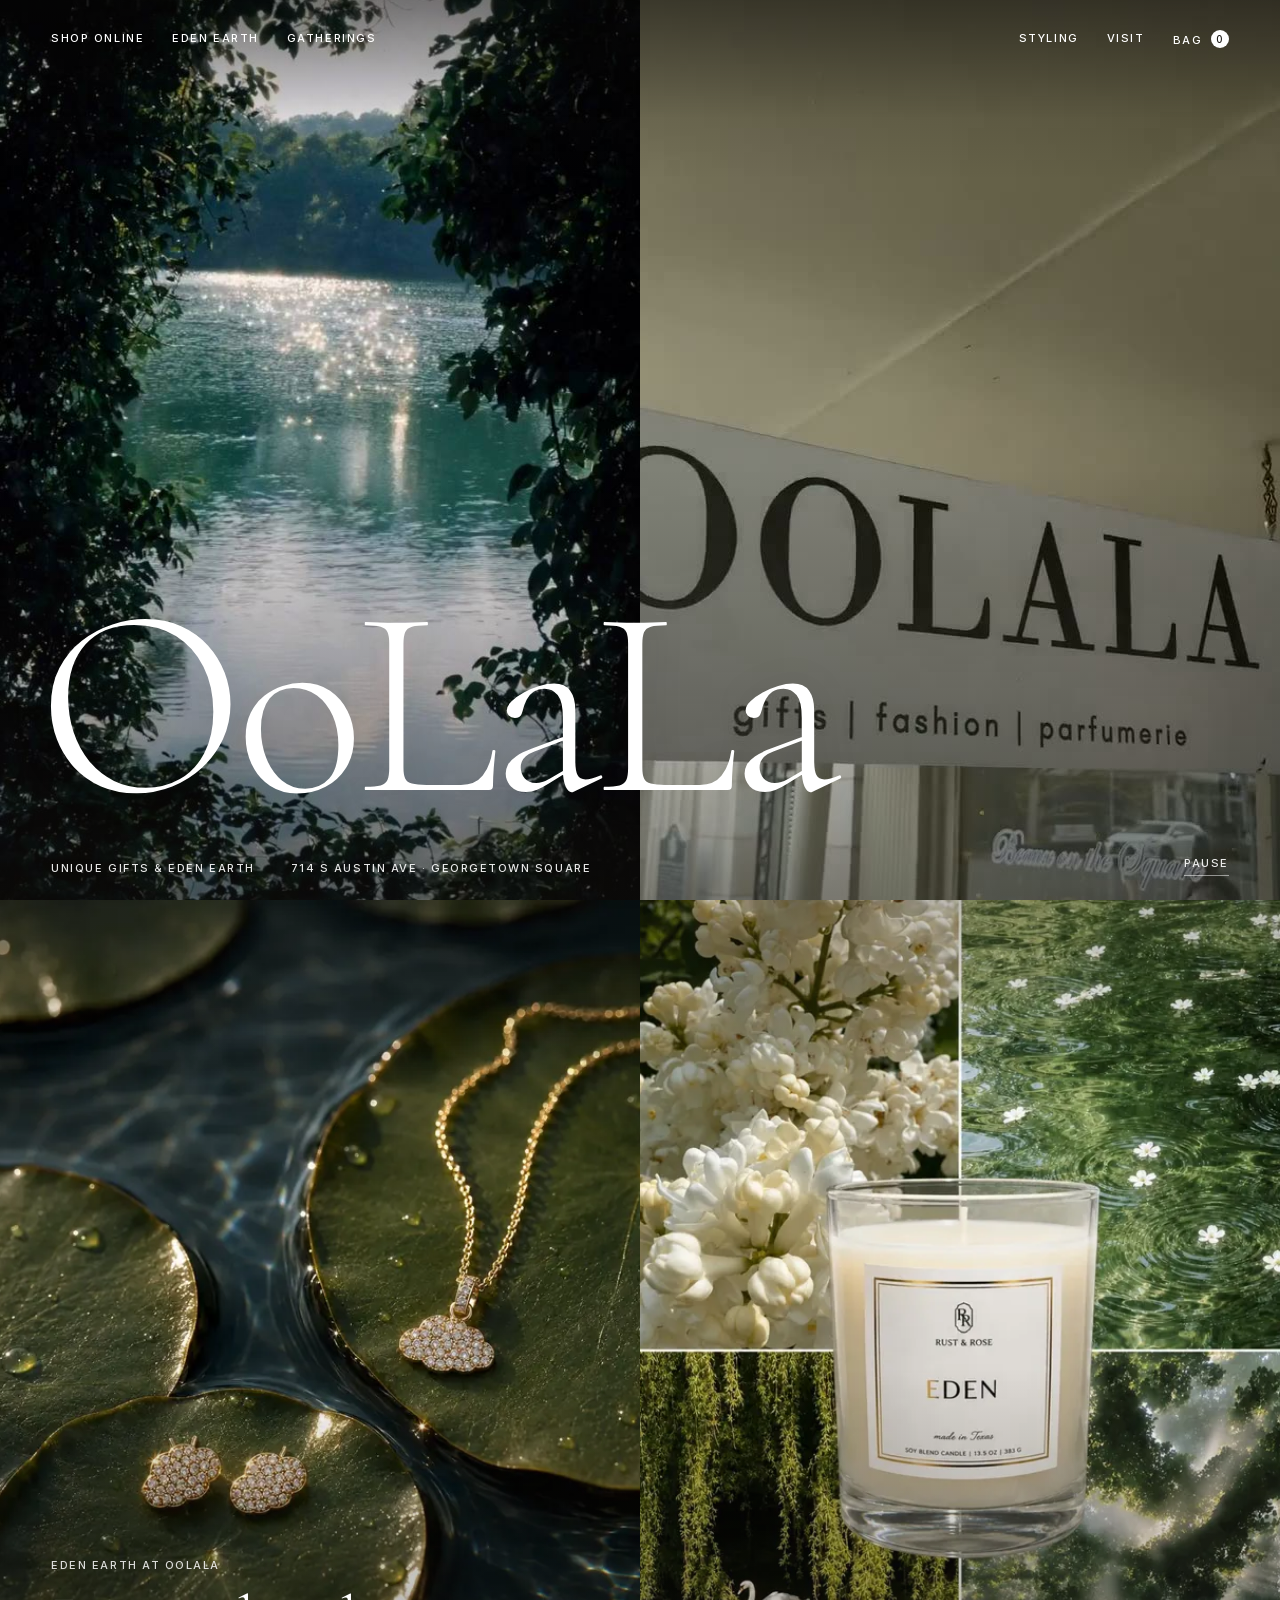
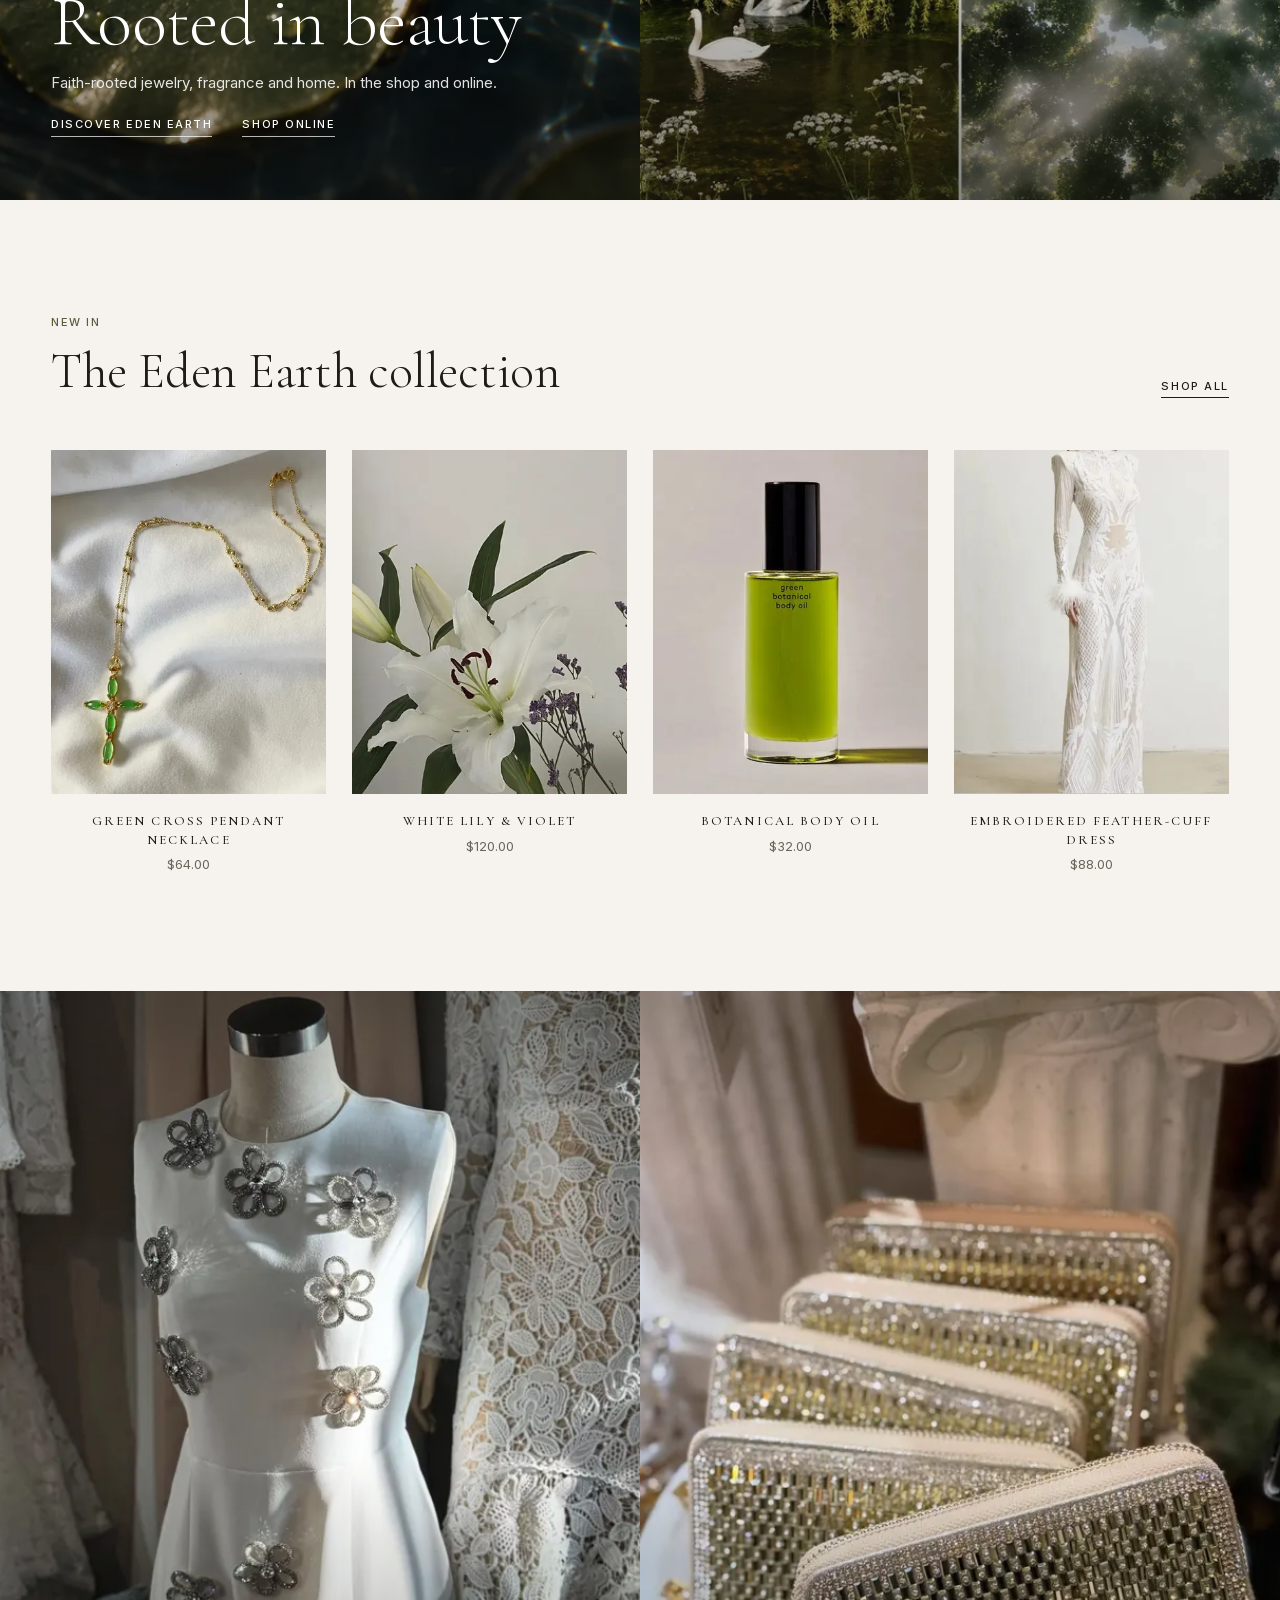
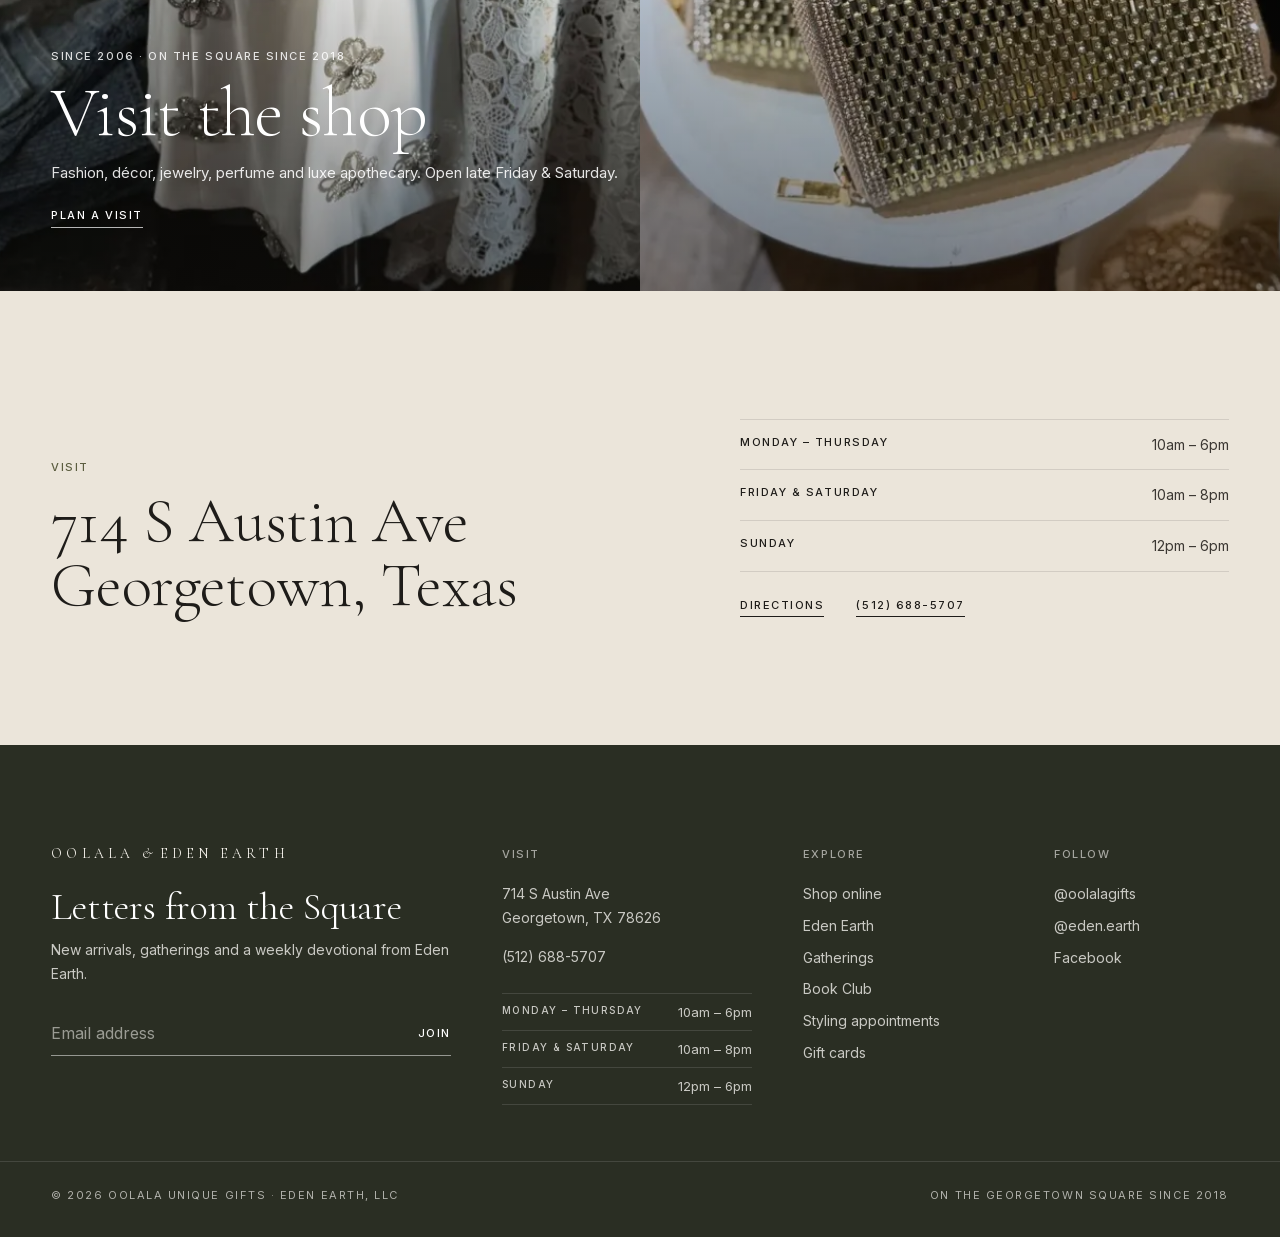
<file: index.html>
<!doctype html>
<html lang="en">
<head>
  <meta charset="utf-8">
  <meta name="viewport" content="width=device-width, initial-scale=1">
  <meta name="robots" content="noindex, nofollow">
  <title>OoLaLa Unique Gifts | Boutique on the Georgetown Square, TX</title>
  <meta name="description" content="OoLaLa is a family boutique on the Georgetown Square: fashion, décor, jewelry, perfume and luxe apothecary, personal styling, and the home of the Eden Earth collection.">
  <meta name="theme-color" content="#fafafa">
  <meta property="og:type" content="website">
  <meta property="og:site_name" content="OoLaLa Unique Gifts">
  <meta property="og:title" content="OoLaLa Unique Gifts | Boutique on the Georgetown Square, TX">
  <meta property="og:description" content="OoLaLa is a family boutique on the Georgetown Square: fashion, décor, jewelry, perfume and luxe apothecary, personal styling, and the home of the Eden Earth collection.">
  <meta property="og:url" content="https://me5050-cu.github.io/oolala-eden-earth-redesign/">
  <meta property="og:image" content="https://me5050-cu.github.io/oolala-eden-earth-redesign/assets/img/share.jpg">
  <meta name="twitter:card" content="summary_large_image">
  <link rel="icon" href="assets/img/favicon.svg" type="image/svg+xml">
  <link rel="preload" href="assets/fonts/cormorant-garamond.woff2" as="font" type="font/woff2" crossorigin>
  <link rel="preload" href="assets/fonts/inter.woff2" as="font" type="font/woff2" crossorigin>
  <link rel="stylesheet" href="assets/css/site.css">
  <link rel="preload" as="image" href="assets/media/lake-poster-720.jpg" media="(max-width: 760px)">
  <link rel="preload" as="image" href="assets/media/shop-panel-poster.jpg" media="(min-width: 761px)">
  <script type="application/ld+json">{"@context":"https://schema.org","@type":"Store","name":"OoLaLa Unique Gifts","description":"OoLaLa is a family boutique on the Georgetown Square: fashion, décor, jewelry, perfume and luxe apothecary, personal styling, and the home of the Eden Earth collection.","telephone":"+15126885707","foundingDate":"2006","image":"https://me5050-cu.github.io/oolala-eden-earth-redesign/assets/img/share.jpg","url":"https://me5050-cu.github.io/oolala-eden-earth-redesign/","address":{"@type":"PostalAddress","streetAddress":"714 S Austin Ave","addressLocality":"Georgetown","addressRegion":"TX","postalCode":"78626","addressCountry":"US"},"openingHoursSpecification":[{"@type":"OpeningHoursSpecification","dayOfWeek":["Monday","Tuesday","Wednesday","Thursday"],"opens":"10:00","closes":"18:00"},{"@type":"OpeningHoursSpecification","dayOfWeek":["Friday","Saturday"],"opens":"10:00","closes":"20:00"},{"@type":"OpeningHoursSpecification","dayOfWeek":["Sunday"],"opens":"12:00","closes":"18:00"}],"department":{"@type":"Store","name":"Eden Earth","sameAs":["https://www.instagram.com/eden.earth/","https://edenearth.shop"]},"sameAs":["https://www.instagram.com/oolalagifts/","https://www.facebook.com/p/OoLala-Georgetown-100054103392312/"]}</script>
</head>
<body class="page-home">

  <a class="skip" href="#main">Skip to content</a>
  <header class="site-header is-overlay" data-header>
    <div class="header-inner">
      <nav class="nav nav-left" aria-label="Shop">
        <a href="shop.html">Shop online</a>
        <a href="eden-earth.html">Eden Earth</a>
        <a href="eden-earth.html#gatherings">Gatherings</a>
      </nav>
      <button class="menu-toggle" type="button" aria-expanded="false" aria-controls="menu" data-menu-toggle>Menu</button>
      <a class="wordmark" href="index.html">
        <span class="wordmark-name">OoLaLa</span>
        <span class="wordmark-sub">Georgetown Square</span>
      </a>
      <nav class="nav nav-right" aria-label="Visit">
        <a href="visit.html#styling">Styling</a>
        <a href="visit.html">Visit</a>
        <button class="bag-toggle" type="button" data-bag-open>Bag <span class="bag-count" data-bag-count>0</span><span class="sr-only"> items</span></button>
      </nav>
      <button class="bag-toggle bag-toggle-mobile" type="button" data-bag-open>Bag <span class="bag-count" data-bag-count>0</span><span class="sr-only"> items</span></button>
    </div>
    <div class="menu" id="menu" hidden data-menu>
      <nav aria-label="Menu">
        <a href="index.html" aria-current="page">Home</a>
        <a href="shop.html">Shop online</a>
        <a href="eden-earth.html">Eden Earth</a>
        <a href="eden-earth.html#gatherings">Gatherings</a>
        <a href="visit.html#styling">Styling</a>
        <a href="visit.html">Visit</a>
      </nav>
      <p class="menu-foot">714 S Austin Ave, Georgetown, TX 78626<br><a href="tel:+15126885707">(512) 688-5707</a></p>
    </div>
  </header>
  <main id="main">

    <section class="slide slide-film" data-hero data-dark aria-labelledby="film-title">
      <div class="panels">
        <div class="panel"><video class="panel-video" data-auto muted loop playsinline preload="metadata" poster="assets/media/lake-poster-720.jpg" aria-hidden="true">
          <source src="assets/media/lake-720.mp4" type="video/mp4" media="(max-width: 760px)">
          <source src="assets/media/lake.mp4" type="video/mp4">
        </video></div>
        <div class="panel panel-wide"><video class="panel-video" data-auto muted loop playsinline preload="metadata" poster="assets/media/shop-panel-poster.jpg" aria-hidden="true">
          <source src="assets/media/shop-panel.mp4" type="video/mp4">
        </video></div>
      </div>
      <h1 class="film-wordmark" id="film-title"><span aria-hidden="true">OoLaLa</span><span class="sr-only">OoLaLa Unique Gifts, Georgetown Square</span></h1>
      <div class="film-foot">
        <p>Unique gifts &amp; Eden Earth<span>714 S Austin Ave · Georgetown Square</span></p>
        <button class="motion-toggle" type="button" data-motion-toggle>Pause</button>
      </div>
    </section>

    <section class="slide only-phone" data-dark aria-labelledby="shopfilm-title">
      <a class="slide-hit" href="visit.html" tabindex="-1" aria-hidden="true"></a>
      <div class="panels">
        <div class="panel"><video class="panel-video" data-auto muted loop playsinline preload="none" poster="assets/media/shop-phone-poster.jpg" aria-hidden="true">
          <source src="assets/media/shop-phone.mp4" type="video/mp4">
        </video></div>
      </div>
      <div class="slide-label">
        <p class="slide-kicker">Since 2006 · On the Square since 2018</p>
        <h2 class="slide-title" id="shopfilm-title">Visit the shop</h2>
        <p class="slide-text">Fashion, décor, jewelry, perfume and luxe apothecary.</p>
        <p class="slide-links"><a href="visit.html">Plan a visit</a></p>
      </div>
    </section>

    <section class="slide" data-dark aria-labelledby="eden-slide-title">
      <a class="slide-hit" href="eden-earth.html" tabindex="-1" aria-hidden="true"></a>
      <div class="panels">
        <div class="panel"><img class="panel-img" src="assets/img/eden/gods-favorite-lilypads.jpg" srcset="assets/img/eden/gods-favorite-lilypads-400.webp 400w, assets/img/eden/gods-favorite-lilypads-640.webp 640w, assets/img/eden/gods-favorite-lilypads-960.webp 960w, assets/img/eden/gods-favorite-lilypads-1086.webp 1086w" sizes="(max-width: 760px) 100vw, 50vw" alt="Gold God’s Favorite necklaces and earrings resting on lily pads" width="1200" height="1600" loading="lazy" decoding="async"></div>
        <div class="panel panel-wide"><img class="panel-img" src="assets/img/eden/eden-candle.jpg" srcset="assets/img/eden/eden-candle-400.webp 400w, assets/img/eden/eden-candle-640.webp 640w, assets/img/eden/eden-candle-960.webp 960w, assets/img/eden/eden-candle-1280.webp 1280w, assets/img/eden/eden-candle-1400.webp 1400w" sizes="(max-width: 760px) 100vw, 50vw" alt="The signature Eden candle among white blossoms and willows" width="1200" height="1600" loading="lazy" decoding="async"></div>
      </div>
      <div class="slide-label">
        <p class="slide-kicker">Eden Earth at OoLaLa</p>
        <h2 class="slide-title" id="eden-slide-title">Rooted in beauty</h2>
        <p class="slide-text">Faith-rooted jewelry, fragrance and home. In the shop and online.</p>
        <p class="slide-links"><a href="eden-earth.html">Discover Eden Earth</a><a href="shop.html">Shop online</a></p>
      </div>
    </section>

    <section class="home-rail" aria-labelledby="rail-title">
      <div class="wrap">
        <div class="home-rail-head">
          <p class="slide-kicker">New in</p>
          <h2 id="rail-title">The Eden Earth collection</h2>
          <a class="link-line" href="shop.html">Shop all</a>
        </div>
        <ul class="product-grid" data-products data-limit="4">
          <li class="product" data-category="Jewelry">
            <button class="product-open" type="button" data-product="green-cross-pendant">
              <span class="product-media"><img src="assets/img/products/green-cross-pendant.jpg" srcset="assets/img/products/green-cross-pendant-400.webp 400w, assets/img/products/green-cross-pendant-640.webp 640w, assets/img/products/green-cross-pendant-900.webp 900w" sizes="(max-width: 960px) 46vw, (max-width: 1320px) 23vw, 300px" alt="Green Cross Pendant Necklace" width="720" height="900" loading="lazy" decoding="async"></span>
              <span class="product-meta">
                <span class="product-name">Green Cross Pendant Necklace</span>
                <span class="product-price">$64.00</span>
              </span>
            </button>
          </li>
          <li class="product" data-category="Fragrance">
            <button class="product-open" type="button" data-product="white-lily-violet">
              <span class="product-media"><img src="assets/img/products/white-lily-violet.jpg" srcset="assets/img/products/white-lily-violet-400.webp 400w, assets/img/products/white-lily-violet-640.webp 640w, assets/img/products/white-lily-violet-900.webp 900w" sizes="(max-width: 960px) 46vw, (max-width: 1320px) 23vw, 300px" alt="White Lily &amp; Violet" width="720" height="900" loading="lazy" decoding="async"></span>
              <span class="product-meta">
                <span class="product-name">White Lily &amp; Violet</span>
                <span class="product-price">$120.00</span>
              </span>
            </button>
          </li>
          <li class="product" data-category="Wellness">
            <button class="product-open" type="button" data-product="botanical-body-oil">
              <span class="product-media"><img src="assets/img/products/botanical-body-oil.jpg" srcset="assets/img/products/botanical-body-oil-400.webp 400w, assets/img/products/botanical-body-oil-640.webp 640w, assets/img/products/botanical-body-oil-724.webp 724w" sizes="(max-width: 960px) 46vw, (max-width: 1320px) 23vw, 300px" alt="Botanical Body Oil" width="720" height="900" loading="lazy" decoding="async"></span>
              <span class="product-meta">
                <span class="product-name">Botanical Body Oil</span>
                <span class="product-price">$32.00</span>
              </span>
            </button>
          </li>
          <li class="product" data-category="Apparel">
            <button class="product-open" type="button" data-product="feather-cuff-dress">
              <span class="product-media"><img src="assets/img/products/feather-cuff-dress.jpg" srcset="assets/img/products/feather-cuff-dress-400.webp 400w, assets/img/products/feather-cuff-dress-640.webp 640w, assets/img/products/feather-cuff-dress-900.webp 900w" sizes="(max-width: 960px) 46vw, (max-width: 1320px) 23vw, 300px" alt="Embroidered Feather-Cuff Dress" width="720" height="900" loading="lazy" decoding="async"></span>
              <span class="product-meta">
                <span class="product-name">Embroidered Feather-Cuff Dress</span>
                <span class="product-price">$88.00</span>
              </span>
            </button>
          </li>
        </ul>
      </div>
    </section>

    <section class="slide only-desktop" data-dark aria-labelledby="visit-slide-title">
      <a class="slide-hit" href="visit.html" tabindex="-1" aria-hidden="true"></a>
      <div class="panels">
        <div class="panel"><img class="panel-img" src="assets/img/shop/floral-dress.jpg" srcset="assets/img/shop/floral-dress-400.webp 400w, assets/img/shop/floral-dress-640.webp 640w, assets/img/shop/floral-dress-960.webp 960w, assets/img/shop/floral-dress-1200.webp 1200w" sizes="(max-width: 760px) 100vw, 50vw" alt="White dress with jeweled flower appliqués on a mannequin at OoLaLa" width="1200" height="1600" loading="lazy" decoding="async"></div>
        <div class="panel panel-wide"><img class="panel-img" src="assets/img/shop/crystal-clutches.jpg" srcset="assets/img/shop/crystal-clutches-400.webp 400w, assets/img/shop/crystal-clutches-640.webp 640w, assets/img/shop/crystal-clutches-960.webp 960w, assets/img/shop/crystal-clutches-1200.webp 1200w" sizes="(max-width: 760px) 100vw, 50vw" alt="Gold crystal-studded clutches on a display stand" width="1200" height="1600" loading="lazy" decoding="async"></div>
      </div>
      <div class="slide-label">
        <p class="slide-kicker">Since 2006 · On the Square since 2018</p>
        <h2 class="slide-title" id="visit-slide-title">Visit the shop</h2>
        <p class="slide-text">Fashion, décor, jewelry, perfume and luxe apothecary. Open late Friday &amp; Saturday.</p>
        <p class="slide-links"><a href="visit.html">Plan a visit</a></p>
      </div>
    </section>

    <section class="home-visit" aria-labelledby="home-visit-title">
      <div class="wrap home-visit-inner">
        <div>
          <p class="slide-kicker">Visit</p>
          <h2 id="home-visit-title"><a href="https://www.google.com/maps/search/?api=1&query=OoLaLa%20Unique%20Gifts%2C%20714%20S%20Austin%20Ave%2C%20Georgetown%2C%20TX%2078626" target="_blank" rel="noopener">714 S Austin Ave<br>Georgetown, Texas</a></h2>
        </div>
        <div>
          <dl class="hours">
            <div><dt>Monday – Thursday</dt><dd>10am – 6pm</dd></div>
            <div><dt>Friday &amp; Saturday</dt><dd>10am – 8pm</dd></div>
            <div><dt>Sunday</dt><dd>12pm – 6pm</dd></div>
          </dl>
          <p class="home-visit-links"><a class="link-line" href="https://www.google.com/maps/search/?api=1&query=OoLaLa%20Unique%20Gifts%2C%20714%20S%20Austin%20Ave%2C%20Georgetown%2C%20TX%2078626" target="_blank" rel="noopener">Directions</a><a class="link-line" href="tel:+15126885707">(512) 688-5707</a></p>
        </div>
      </div>
    </section>
  </main>

  <footer class="site-footer">
    <div class="wrap footer-top">
      <div class="footer-letter">
        <p class="footer-mark">OoLaLa <span>&amp;</span> Eden Earth</p>
        <h2>Letters from the Square</h2>
        <p>New arrivals, gatherings and a weekly devotional from Eden Earth.</p>
        <form class="inline-form" data-demo-form data-success="Thank you. You’re on the list.">
          <label class="sr-only" for="news-email">Email address</label>
          <input id="news-email" type="email" name="email" placeholder="Email address" autocomplete="email" required>
          <button type="submit">Join</button>
        </form>
        <p class="form-status" role="status"></p>
      </div>
      <div class="footer-col">
        <h3 class="label">Visit</h3>
        <p><a href="https://www.google.com/maps/search/?api=1&query=OoLaLa%20Unique%20Gifts%2C%20714%20S%20Austin%20Ave%2C%20Georgetown%2C%20TX%2078626" target="_blank" rel="noopener">714 S Austin Ave<br>Georgetown, TX 78626</a></p>
        <p><a href="tel:+15126885707">(512) 688-5707</a></p>
        <dl class="hours hours-compact">
            <div><dt>Monday – Thursday</dt><dd>10am – 6pm</dd></div>
            <div><dt>Friday &amp; Saturday</dt><dd>10am – 8pm</dd></div>
            <div><dt>Sunday</dt><dd>12pm – 6pm</dd></div>
          </dl>
      </div>
      <div class="footer-col">
        <h3 class="label">Explore</h3>
        <ul>
          <li><a href="shop.html">Shop online</a></li>
          <li><a href="eden-earth.html">Eden Earth</a></li>
          <li><a href="eden-earth.html#gatherings">Gatherings</a></li>
          <li><a href="eden-earth.html#book-club">Book Club</a></li>
          <li><a href="visit.html#styling">Styling appointments</a></li>
          <li><a href="visit.html#gift-cards">Gift cards</a></li>
        </ul>
      </div>
      <div class="footer-col">
        <h3 class="label">Follow</h3>
        <ul>
          <li><a href="https://www.instagram.com/oolalagifts/" target="_blank" rel="noopener">@oolalagifts</a></li>
          <li><a href="https://www.instagram.com/eden.earth/" target="_blank" rel="noopener">@eden.earth</a></li>
          <li><a href="https://www.facebook.com/p/OoLala-Georgetown-100054103392312/" target="_blank" rel="noopener">Facebook</a></li>
        </ul>
      </div>
    </div>
    <div class="wrap footer-base">
      <p>© 2026 OoLaLa Unique Gifts · Eden Earth, LLC</p>
      <p>On the Georgetown Square since 2018</p>
    </div>
  </footer>

  <dialog class="drawer" id="bag" aria-labelledby="bag-title" data-bag>
    <div class="drawer-inner">
      <div class="drawer-head">
        <h2 id="bag-title" class="label">Your bag</h2>
        <button class="text-btn" type="button" data-close>Close</button>
      </div>
      <div class="drawer-body" data-bag-lines>
        <p class="bag-empty">Your bag is empty.</p>
      </div>
      <div class="drawer-foot">
        <div class="bag-subtotal"><span>Subtotal</span><span data-bag-subtotal>$0.00</span></div>
        <p class="bag-note">Shipping, taxes and local pickup are chosen at checkout.</p>
        <button class="btn btn-ink btn-block" type="button" data-checkout disabled>Checkout</button>
        <p class="bag-status" data-bag-status role="status"></p>
      </div>
    </div>
  </dialog>

  <dialog class="product-dialog" id="product" aria-labelledby="product-title" data-product-dialog>
    <div class="product-dialog-inner">
      <button class="text-btn product-close" type="button" data-close>Close</button>
      <div class="product-dialog-media"><img data-pd-img alt=""></div>
      <div class="product-dialog-body">
        <p class="eyebrow" data-pd-category></p>
        <h2 id="product-title" data-pd-title></h2>
        <p class="product-dialog-price" data-pd-price></p>
        <div class="product-dialog-desc" data-pd-desc></div>
        <form class="product-form" data-pd-form>
          <label class="field" data-pd-variant-wrap hidden>
            <span class="label">Option</span>
            <select data-pd-variant></select>
          </label>
          <div class="qty">
            <span class="label">Quantity</span>
            <div class="qty-control">
              <button type="button" data-qty="-1" aria-label="Decrease quantity">−</button>
              <input type="number" min="1" max="20" value="1" inputmode="numeric" aria-label="Quantity" data-pd-qty>
              <button type="button" data-qty="1" aria-label="Increase quantity">+</button>
            </div>
          </div>
          <button class="btn btn-ink btn-block" type="submit" data-pd-add>Add to bag</button>
        </form>
        <p class="product-dialog-pickup">Ships, or pick up at OoLaLa on the Georgetown Square.</p>
      </div>
    </div>
  </dialog>
  <script src="assets/js/shop-config.js"></script>
  <script src="assets/js/catalog.js"></script>
  <script src="assets/js/shop.js"></script>
  <script src="assets/js/site.js"></script>
</body>
</html>
</file>
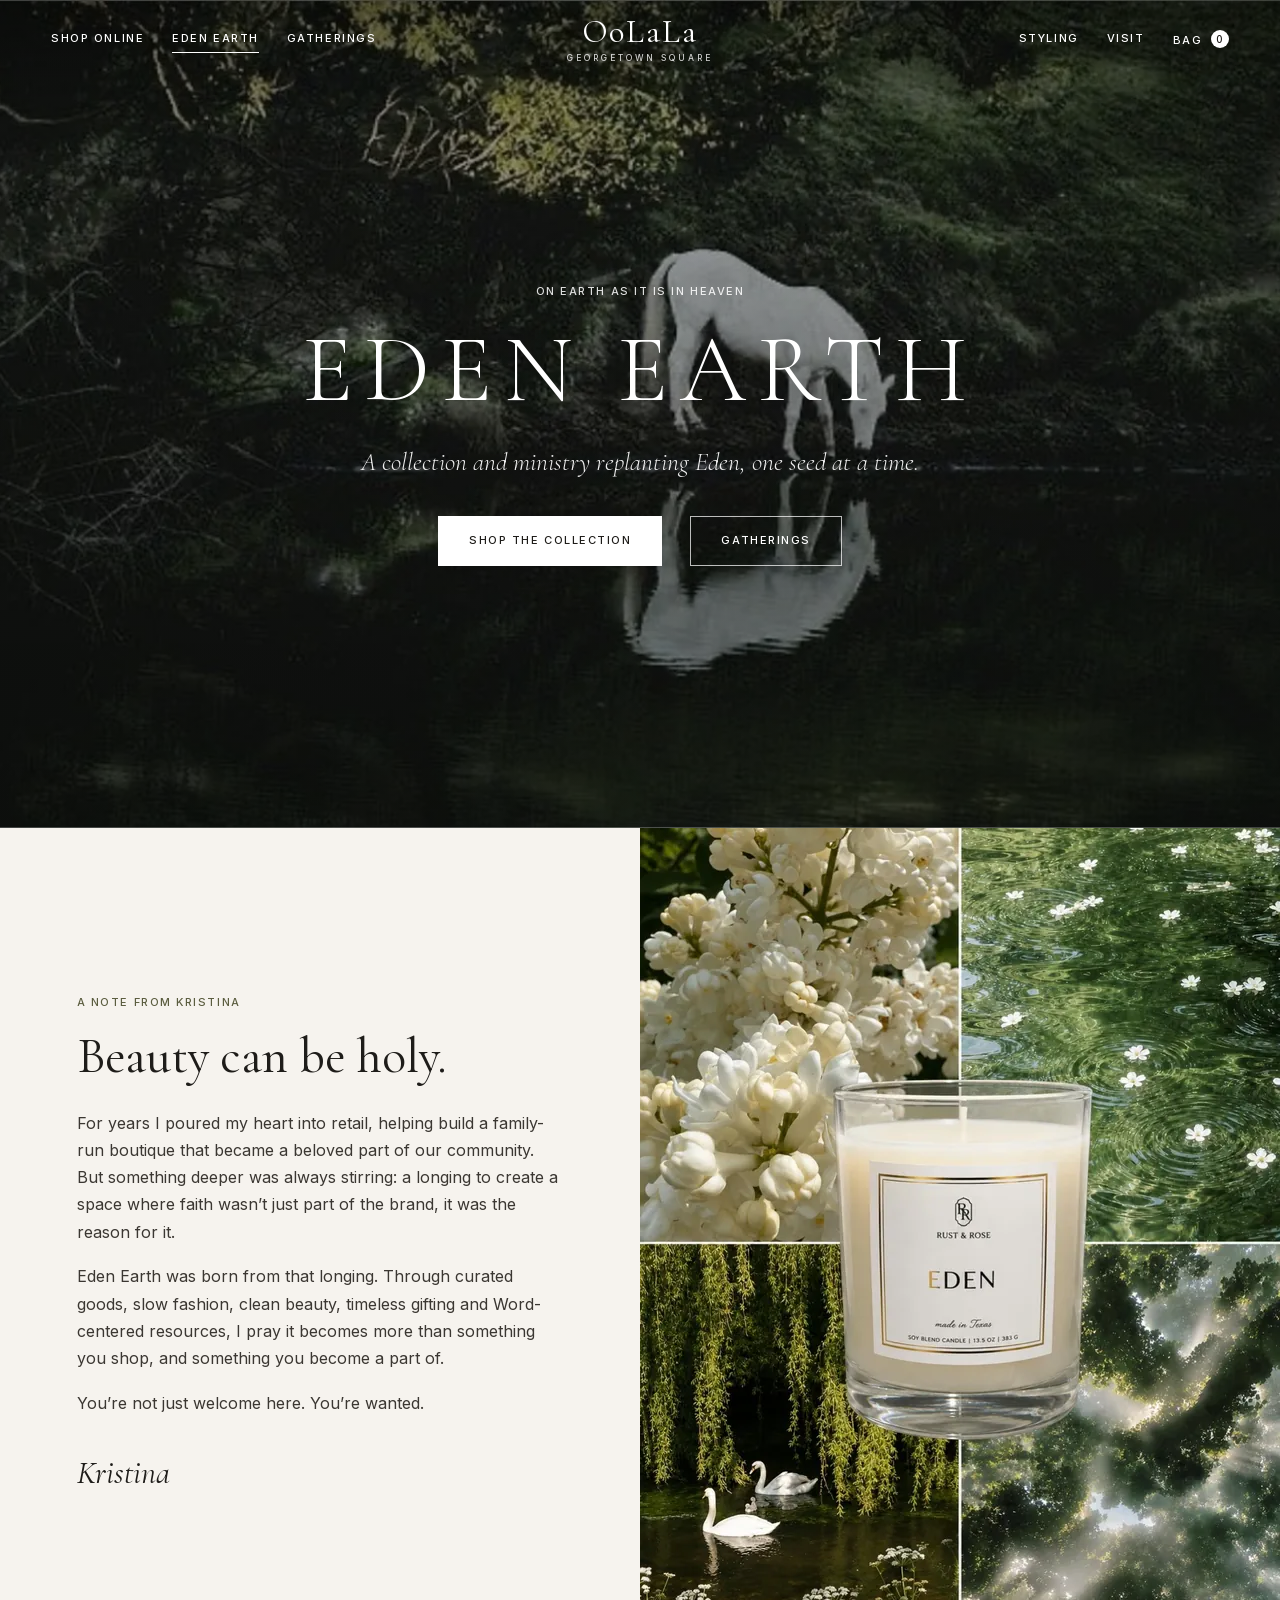
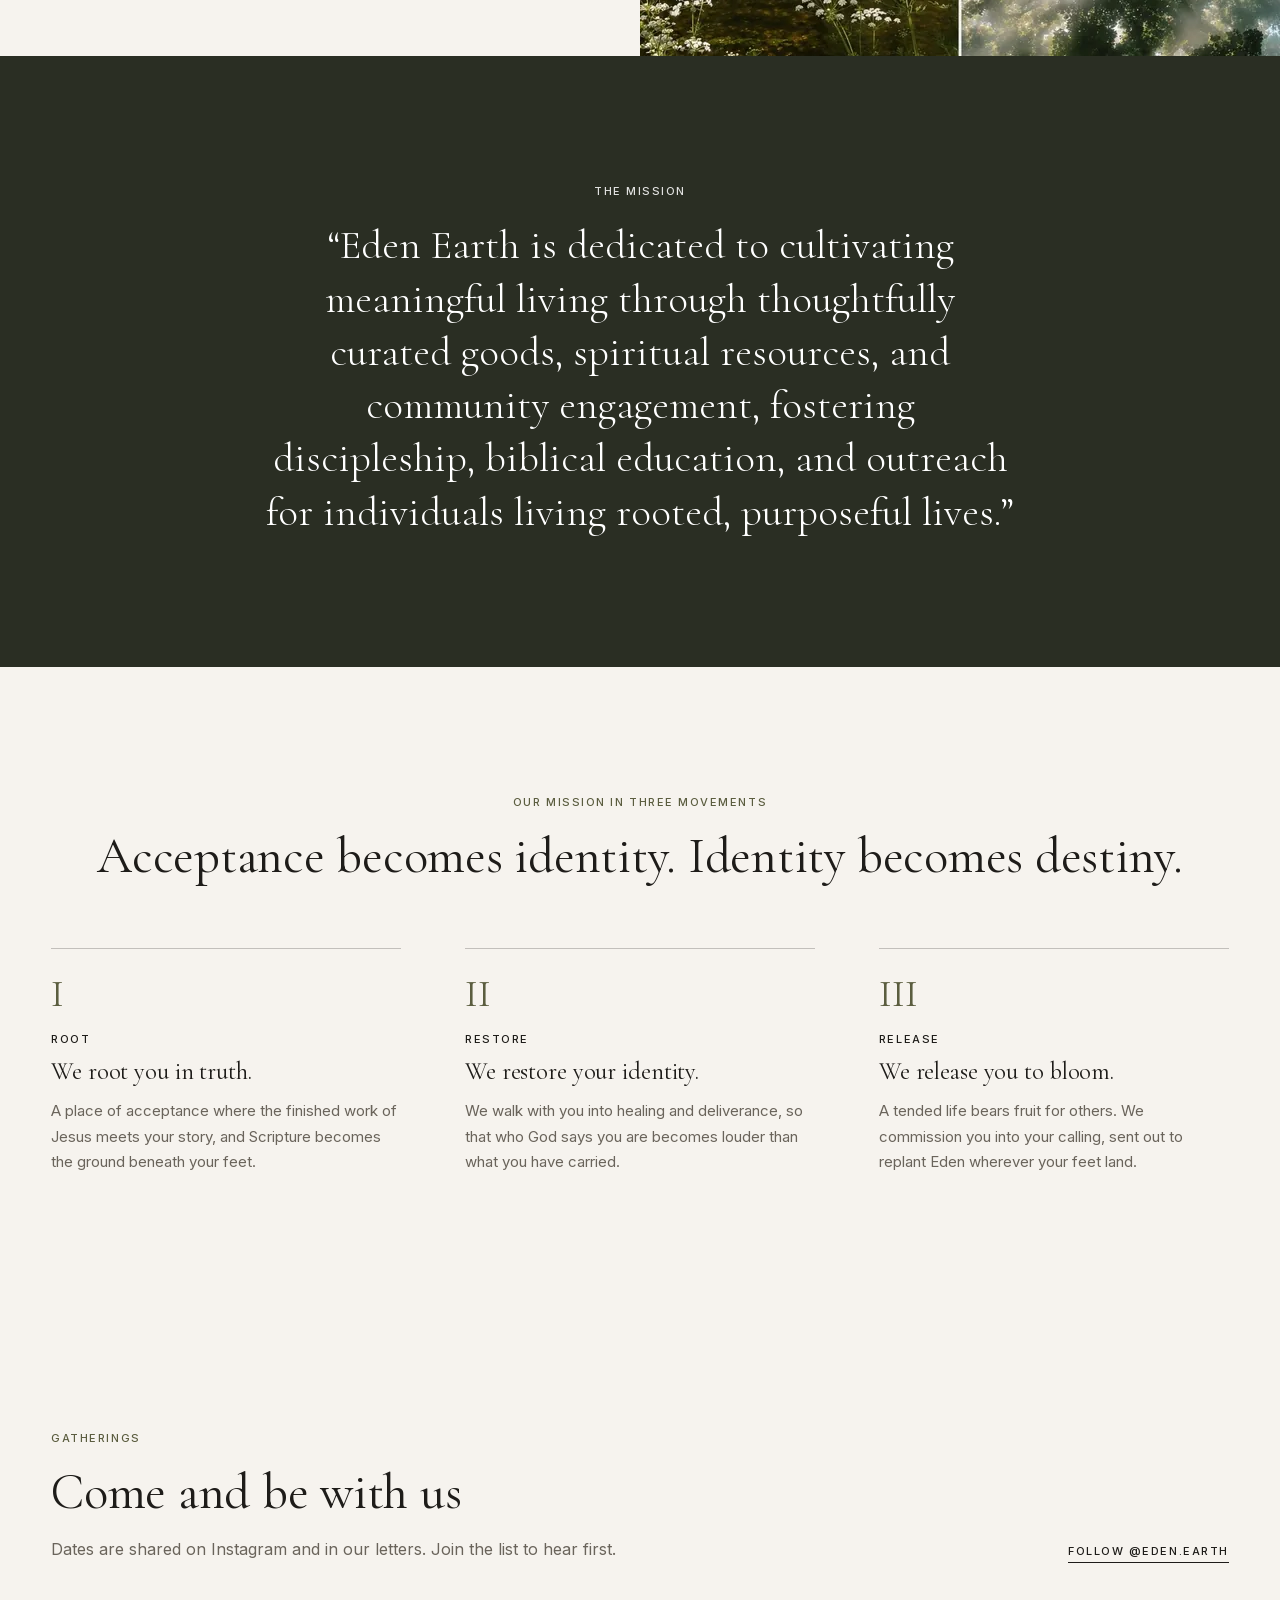
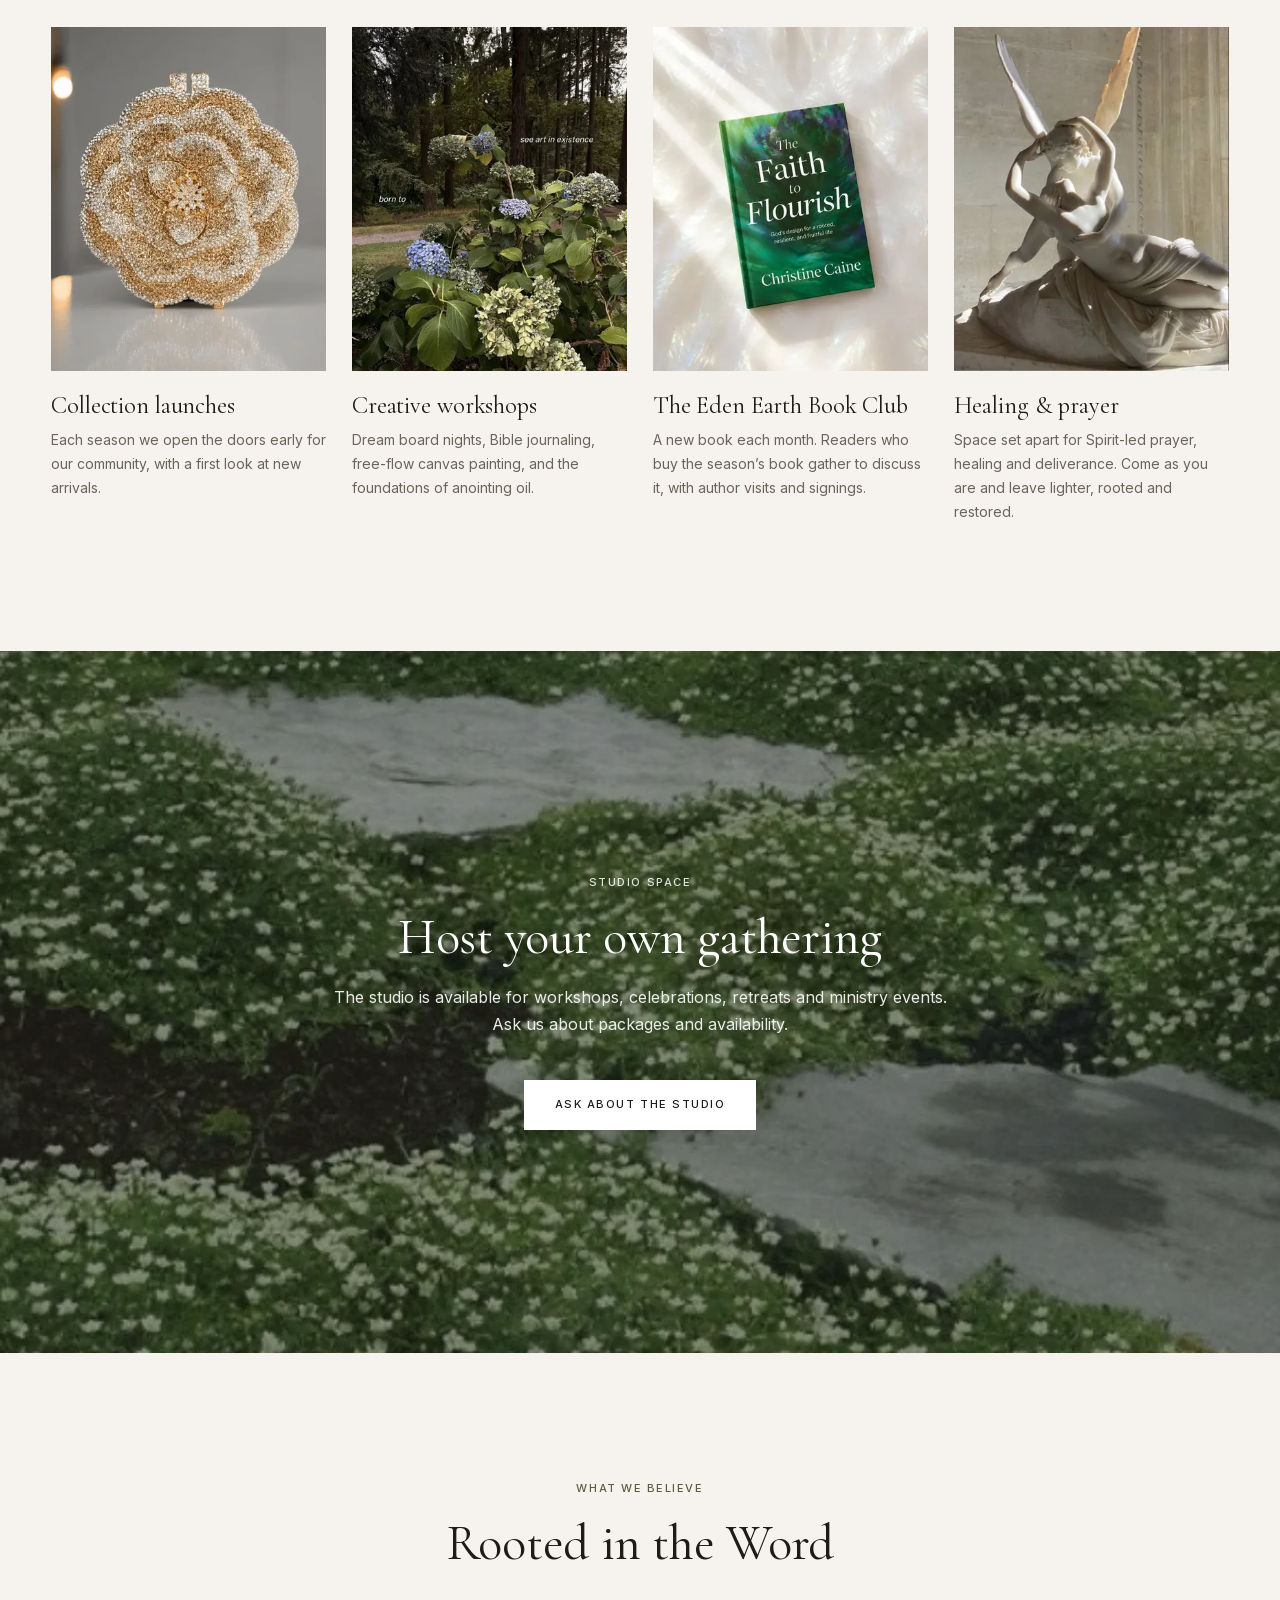
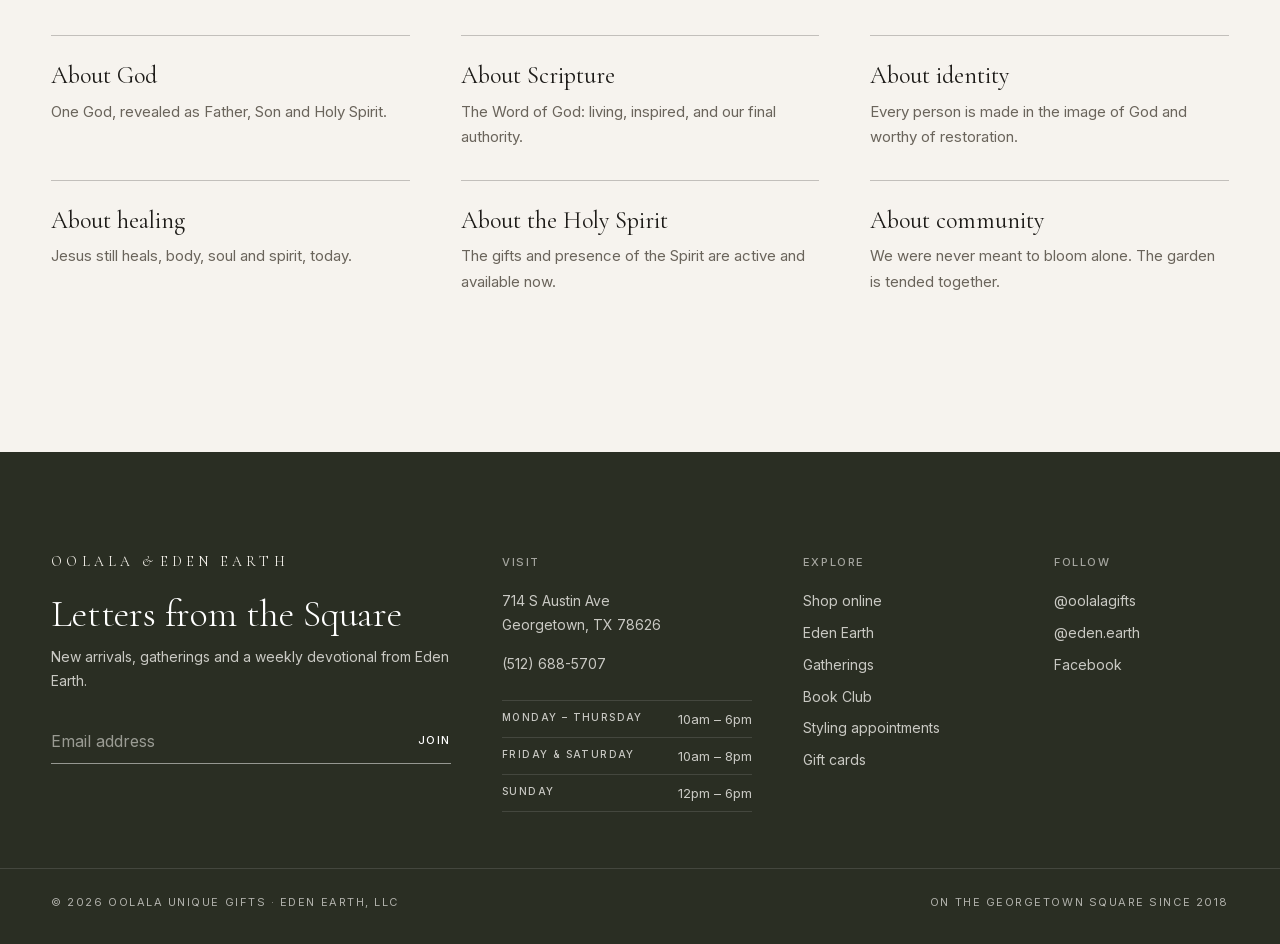
<file: eden-earth.html>
<!doctype html>
<html lang="en">
<head>
  <meta charset="utf-8">
  <meta name="viewport" content="width=device-width, initial-scale=1">
  <meta name="robots" content="noindex, nofollow">
  <title>Eden Earth | Faith-Rooted Collection &amp; Gatherings at OoLaLa, Georgetown</title>
  <meta name="description" content="Eden Earth is a faith-rooted collection and ministry inside OoLaLa on the Georgetown Square: jewelry, fragrance, books, creative workshops, book club and gatherings.">
  <meta name="theme-color" content="#fafafa">
  <meta property="og:type" content="website">
  <meta property="og:site_name" content="OoLaLa Unique Gifts">
  <meta property="og:title" content="Eden Earth | Faith-Rooted Collection &amp; Gatherings at OoLaLa, Georgetown">
  <meta property="og:description" content="Eden Earth is a faith-rooted collection and ministry inside OoLaLa on the Georgetown Square: jewelry, fragrance, books, creative workshops, book club and gatherings.">
  <meta property="og:url" content="https://me5050-cu.github.io/oolala-eden-earth-redesign/eden-earth.html">
  <meta property="og:image" content="https://me5050-cu.github.io/oolala-eden-earth-redesign/assets/img/share.jpg">
  <meta name="twitter:card" content="summary_large_image">
  <link rel="icon" href="assets/img/favicon.svg" type="image/svg+xml">
  <link rel="preload" href="assets/fonts/cormorant-garamond.woff2" as="font" type="font/woff2" crossorigin>
  <link rel="preload" href="assets/fonts/inter.woff2" as="font" type="font/woff2" crossorigin>
  <link rel="stylesheet" href="assets/css/site.css">
  <script type="application/ld+json">{"@context":"https://schema.org","@type":"Store","name":"OoLaLa Unique Gifts","description":"OoLaLa is a family boutique on the Georgetown Square: fashion, décor, jewelry, perfume and luxe apothecary, personal styling, and the home of the Eden Earth collection.","telephone":"+15126885707","foundingDate":"2006","image":"https://me5050-cu.github.io/oolala-eden-earth-redesign/assets/img/share.jpg","url":"https://me5050-cu.github.io/oolala-eden-earth-redesign/","address":{"@type":"PostalAddress","streetAddress":"714 S Austin Ave","addressLocality":"Georgetown","addressRegion":"TX","postalCode":"78626","addressCountry":"US"},"openingHoursSpecification":[{"@type":"OpeningHoursSpecification","dayOfWeek":["Monday","Tuesday","Wednesday","Thursday"],"opens":"10:00","closes":"18:00"},{"@type":"OpeningHoursSpecification","dayOfWeek":["Friday","Saturday"],"opens":"10:00","closes":"20:00"},{"@type":"OpeningHoursSpecification","dayOfWeek":["Sunday"],"opens":"12:00","closes":"18:00"}],"department":{"@type":"Store","name":"Eden Earth","sameAs":["https://www.instagram.com/eden.earth/","https://edenearth.shop"]},"sameAs":["https://www.instagram.com/oolalagifts/","https://www.facebook.com/p/OoLala-Georgetown-100054103392312/"]}</script>
</head>
<body class="page-eden">

  <a class="skip" href="#main">Skip to content</a>
  <header class="site-header is-overlay" data-header>
    <div class="header-inner">
      <nav class="nav nav-left" aria-label="Shop">
        <a href="shop.html">Shop online</a>
        <a href="eden-earth.html" aria-current="page">Eden Earth</a>
        <a href="eden-earth.html#gatherings">Gatherings</a>
      </nav>
      <button class="menu-toggle" type="button" aria-expanded="false" aria-controls="menu" data-menu-toggle>Menu</button>
      <a class="wordmark" href="index.html">
        <span class="wordmark-name">OoLaLa</span>
        <span class="wordmark-sub">Georgetown Square</span>
      </a>
      <nav class="nav nav-right" aria-label="Visit">
        <a href="visit.html#styling">Styling</a>
        <a href="visit.html">Visit</a>
        <button class="bag-toggle" type="button" data-bag-open>Bag <span class="bag-count" data-bag-count>0</span><span class="sr-only"> items</span></button>
      </nav>
      <button class="bag-toggle bag-toggle-mobile" type="button" data-bag-open>Bag <span class="bag-count" data-bag-count>0</span><span class="sr-only"> items</span></button>
    </div>
    <div class="menu" id="menu" hidden data-menu>
      <nav aria-label="Menu">
        <a href="index.html">Home</a>
        <a href="shop.html">Shop online</a>
        <a href="eden-earth.html" aria-current="page">Eden Earth</a>
        <a href="eden-earth.html#gatherings">Gatherings</a>
        <a href="visit.html#styling">Styling</a>
        <a href="visit.html">Visit</a>
      </nav>
      <p class="menu-foot">714 S Austin Ave, Georgetown, TX 78626<br><a href="tel:+15126885707">(512) 688-5707</a></p>
    </div>
  </header>
  <main id="main">

    <section class="hero hero-photo" data-hero data-dark aria-labelledby="eden-hero-title">
      <div class="hero-media"><img src="assets/img/eden/white-horse.jpg" srcset="assets/img/eden/white-horse-400.webp 400w, assets/img/eden/white-horse-640.webp 640w, assets/img/eden/white-horse-960.webp 960w, assets/img/eden/white-horse-1280.webp 1280w, assets/img/eden/white-horse-1312.webp 1312w" sizes="100vw" alt="A white horse drinking from a still, dark pond" width="1312" height="823" fetchpriority="high" decoding="async"></div>
      <div class="hero-content">
        <p class="eyebrow on-dark">On earth as it is in heaven</p>
        <h1 id="eden-hero-title" class="hero-wordmark">Eden Earth</h1>
        <p class="hero-lede">A collection and ministry replanting Eden, one seed at a time.</p>
        <div class="btn-row">
          <a class="btn btn-light" href="shop.html">Shop the collection</a>
          <a class="btn btn-ghost-light" href="#gatherings">Gatherings</a>
        </div>
      </div>
    </section>

    <section class="split split-reverse" aria-labelledby="letter-title">
      <div class="split-media"><img src="assets/img/eden/eden-candle.jpg" srcset="assets/img/eden/eden-candle-400.webp 400w, assets/img/eden/eden-candle-640.webp 640w, assets/img/eden/eden-candle-960.webp 960w, assets/img/eden/eden-candle-1280.webp 1280w, assets/img/eden/eden-candle-1400.webp 1400w" sizes="(max-width: 860px) 100vw, 50vw" alt="The signature Eden candle among white blossoms and willows" width="1400" height="1866" loading="lazy" decoding="async"></div>
      <div class="split-body letter">
        <p class="eyebrow">A note from Kristina</p>
        <h2 id="letter-title">Beauty can be holy.</h2>
        <p>For years I poured my heart into retail, helping build a family-run boutique that became a beloved part of our community. But something deeper was always stirring: a longing to create a space where faith wasn’t just part of the brand, it was the reason for it.</p>
        <p>Eden Earth was born from that longing. Through curated goods, slow fashion, clean beauty, timeless gifting and Word-centered resources, I pray it becomes more than something you shop, and something you become a part of.</p>
        <p>You’re not just welcome here. You’re wanted.</p>
        <p class="signature">Kristina</p>
      </div>
    </section>

    <section class="mission" aria-label="Mission">
      <div class="wrap narrow center">
        <p class="eyebrow on-dark">The mission</p>
        <blockquote><p>“Eden Earth is dedicated to cultivating meaningful living through thoughtfully curated goods, spiritual resources, and community engagement, fostering discipleship, biblical education, and outreach for individuals living rooted, purposeful lives.”</p></blockquote>
      </div>
    </section>

    <section class="section" aria-labelledby="movements-title">
      <div class="wrap">
        <div class="section-head center">
          <p class="eyebrow">Our mission in three movements</p>
          <h2 id="movements-title">Acceptance becomes identity. Identity becomes destiny.</h2>
        </div>
        <ol class="columns movements">
          <li>
            <span class="columns-n roman">I</span>
            <p class="label">Root</p>
            <h3>We root you in truth.</h3>
            <p>A place of acceptance where the finished work of Jesus meets your story, and Scripture becomes the ground beneath your feet.</p>
          </li>
          <li>
            <span class="columns-n roman">II</span>
            <p class="label">Restore</p>
            <h3>We restore your identity.</h3>
            <p>We walk with you into healing and deliverance, so that who God says you are becomes louder than what you have carried.</p>
          </li>
          <li>
            <span class="columns-n roman">III</span>
            <p class="label">Release</p>
            <h3>We release you to bloom.</h3>
            <p>A tended life bears fruit for others. We commission you into your calling, sent out to replant Eden wherever your feet land.</p>
          </li>
        </ol>
      </div>
    </section>

    <section class="section section-white" id="gatherings" aria-labelledby="gatherings-title">
      <div class="wrap">
        <div class="section-head row">
          <div>
            <p class="eyebrow">Gatherings</p>
            <h2 id="gatherings-title">Come and be with us</h2>
            <p class="section-lede">Dates are shared on Instagram and in our letters. Join the list to hear first.</p>
          </div>
          <a class="link-line" href="https://www.instagram.com/eden.earth/" target="_blank" rel="noopener">Follow @eden.earth</a>
        </div>
        <ul class="gatherings">
          <li>
            <div class="gathering-media"><img src="assets/img/eden/crystal-rose-clutch.jpg" srcset="assets/img/eden/crystal-rose-clutch-400.webp 400w, assets/img/eden/crystal-rose-clutch-640.webp 640w, assets/img/eden/crystal-rose-clutch-960.webp 960w, assets/img/eden/crystal-rose-clutch-1100.webp 1100w" sizes="(max-width: 560px) 92vw, (max-width: 1080px) 46vw, 300px" alt="Crystal rose clutch from the Eden Earth collection" width="1100" height="1375" loading="lazy" decoding="async"></div>
            <h3>Collection launches</h3>
            <p>Each season we open the doors early for our community, with a first look at new arrivals.</p>
          </li>
          <li>
            <div class="gathering-media"><img src="assets/img/eden/hydrangea-garden.jpg" srcset="assets/img/eden/hydrangea-garden-400.webp 400w, assets/img/eden/hydrangea-garden-640.webp 640w, assets/img/eden/hydrangea-garden-960.webp 960w, assets/img/eden/hydrangea-garden-1100.webp 1100w" sizes="(max-width: 560px) 92vw, (max-width: 1080px) 46vw, 300px" alt="Hydrangeas along a garden path" width="1100" height="1375" loading="lazy" decoding="async"></div>
            <h3>Creative workshops</h3>
            <p>Dream board nights, Bible journaling, free-flow canvas painting, and the foundations of anointing oil.</p>
          </li>
          <li id="book-club">
            <div class="gathering-media"><img src="assets/img/eden/book-faith-to-flourish.jpg" srcset="assets/img/eden/book-faith-to-flourish-400.webp 400w, assets/img/eden/book-faith-to-flourish-640.webp 640w, assets/img/eden/book-faith-to-flourish-900.webp 900w" sizes="(max-width: 560px) 92vw, (max-width: 1080px) 46vw, 300px" alt="The Faith to Flourish by Christine Caine on white fabric" width="1100" height="1375" loading="lazy" decoding="async"></div>
            <h3>The Eden Earth Book Club</h3>
            <p>A new book each month. Readers who buy the season’s book gather to discuss it, with author visits and signings.</p>
          </li>
          <li>
            <div class="gathering-media"><img src="assets/img/eden/statue.jpg" srcset="assets/img/eden/statue-400.webp 400w, assets/img/eden/statue-640.webp 640w, assets/img/eden/statue-960.webp 960w, assets/img/eden/statue-1100.webp 1100w" sizes="(max-width: 560px) 92vw, (max-width: 1080px) 46vw, 300px" alt="Marble sculpture of Psyche and the winged Eros" width="1100" height="1375" loading="lazy" decoding="async"></div>
            <h3>Healing &amp; prayer</h3>
            <p>Space set apart for Spirit-led prayer, healing and deliverance. Come as you are and leave lighter, rooted and restored.</p>
          </li>
        </ul>
      </div>
    </section>

    <section class="studio" data-dark aria-labelledby="studio-title">
      <img class="studio-img" src="assets/img/eden/garden-path.jpg" srcset="assets/img/eden/garden-path-400.webp 400w, assets/img/eden/garden-path-640.webp 640w, assets/img/eden/garden-path-960.webp 960w, assets/img/eden/garden-path-1280.webp 1280w, assets/img/eden/garden-path-1310.webp 1310w" sizes="100vw" alt="Stone path through white-flowering groundcover" width="1310" height="1256" loading="lazy" decoding="async">
      <div class="studio-body">
        <p class="eyebrow on-dark">Studio space</p>
        <h2 id="studio-title">Host your own gathering</h2>
        <p>The studio is available for workshops, celebrations, retreats and ministry events. Ask us about packages and availability.</p>
        <a class="btn btn-light" href="visit.html?topic=studio#styling">Ask about the studio</a>
      </div>
    </section>

    <section class="section" aria-labelledby="beliefs-title">
      <div class="wrap">
        <div class="section-head center">
          <p class="eyebrow">What we believe</p>
          <h2 id="beliefs-title">Rooted in the Word</h2>
        </div>
        <dl class="beliefs">
          <div><dt>About God</dt><dd>One God, revealed as Father, Son and Holy Spirit.</dd></div>
          <div><dt>About Scripture</dt><dd>The Word of God: living, inspired, and our final authority.</dd></div>
          <div><dt>About identity</dt><dd>Every person is made in the image of God and worthy of restoration.</dd></div>
          <div><dt>About healing</dt><dd>Jesus still heals, body, soul and spirit, today.</dd></div>
          <div><dt>About the Holy Spirit</dt><dd>The gifts and presence of the Spirit are active and available now.</dd></div>
          <div><dt>About community</dt><dd>We were never meant to bloom alone. The garden is tended together.</dd></div>
        </dl>
      </div>
    </section>
  </main>

  <footer class="site-footer">
    <div class="wrap footer-top">
      <div class="footer-letter">
        <p class="footer-mark">OoLaLa <span>&amp;</span> Eden Earth</p>
        <h2>Letters from the Square</h2>
        <p>New arrivals, gatherings and a weekly devotional from Eden Earth.</p>
        <form class="inline-form" data-demo-form data-success="Thank you. You’re on the list.">
          <label class="sr-only" for="news-email">Email address</label>
          <input id="news-email" type="email" name="email" placeholder="Email address" autocomplete="email" required>
          <button type="submit">Join</button>
        </form>
        <p class="form-status" role="status"></p>
      </div>
      <div class="footer-col">
        <h3 class="label">Visit</h3>
        <p><a href="https://www.google.com/maps/search/?api=1&query=OoLaLa%20Unique%20Gifts%2C%20714%20S%20Austin%20Ave%2C%20Georgetown%2C%20TX%2078626" target="_blank" rel="noopener">714 S Austin Ave<br>Georgetown, TX 78626</a></p>
        <p><a href="tel:+15126885707">(512) 688-5707</a></p>
        <dl class="hours hours-compact">
            <div><dt>Monday – Thursday</dt><dd>10am – 6pm</dd></div>
            <div><dt>Friday &amp; Saturday</dt><dd>10am – 8pm</dd></div>
            <div><dt>Sunday</dt><dd>12pm – 6pm</dd></div>
          </dl>
      </div>
      <div class="footer-col">
        <h3 class="label">Explore</h3>
        <ul>
          <li><a href="shop.html">Shop online</a></li>
          <li><a href="eden-earth.html">Eden Earth</a></li>
          <li><a href="eden-earth.html#gatherings">Gatherings</a></li>
          <li><a href="eden-earth.html#book-club">Book Club</a></li>
          <li><a href="visit.html#styling">Styling appointments</a></li>
          <li><a href="visit.html#gift-cards">Gift cards</a></li>
        </ul>
      </div>
      <div class="footer-col">
        <h3 class="label">Follow</h3>
        <ul>
          <li><a href="https://www.instagram.com/oolalagifts/" target="_blank" rel="noopener">@oolalagifts</a></li>
          <li><a href="https://www.instagram.com/eden.earth/" target="_blank" rel="noopener">@eden.earth</a></li>
          <li><a href="https://www.facebook.com/p/OoLala-Georgetown-100054103392312/" target="_blank" rel="noopener">Facebook</a></li>
        </ul>
      </div>
    </div>
    <div class="wrap footer-base">
      <p>© 2026 OoLaLa Unique Gifts · Eden Earth, LLC</p>
      <p>On the Georgetown Square since 2018</p>
    </div>
  </footer>

  <dialog class="drawer" id="bag" aria-labelledby="bag-title" data-bag>
    <div class="drawer-inner">
      <div class="drawer-head">
        <h2 id="bag-title" class="label">Your bag</h2>
        <button class="text-btn" type="button" data-close>Close</button>
      </div>
      <div class="drawer-body" data-bag-lines>
        <p class="bag-empty">Your bag is empty.</p>
      </div>
      <div class="drawer-foot">
        <div class="bag-subtotal"><span>Subtotal</span><span data-bag-subtotal>$0.00</span></div>
        <p class="bag-note">Shipping, taxes and local pickup are chosen at checkout.</p>
        <button class="btn btn-ink btn-block" type="button" data-checkout disabled>Checkout</button>
        <p class="bag-status" data-bag-status role="status"></p>
      </div>
    </div>
  </dialog>

  <dialog class="product-dialog" id="product" aria-labelledby="product-title" data-product-dialog>
    <div class="product-dialog-inner">
      <button class="text-btn product-close" type="button" data-close>Close</button>
      <div class="product-dialog-media"><img data-pd-img alt=""></div>
      <div class="product-dialog-body">
        <p class="eyebrow" data-pd-category></p>
        <h2 id="product-title" data-pd-title></h2>
        <p class="product-dialog-price" data-pd-price></p>
        <div class="product-dialog-desc" data-pd-desc></div>
        <form class="product-form" data-pd-form>
          <label class="field" data-pd-variant-wrap hidden>
            <span class="label">Option</span>
            <select data-pd-variant></select>
          </label>
          <div class="qty">
            <span class="label">Quantity</span>
            <div class="qty-control">
              <button type="button" data-qty="-1" aria-label="Decrease quantity">−</button>
              <input type="number" min="1" max="20" value="1" inputmode="numeric" aria-label="Quantity" data-pd-qty>
              <button type="button" data-qty="1" aria-label="Increase quantity">+</button>
            </div>
          </div>
          <button class="btn btn-ink btn-block" type="submit" data-pd-add>Add to bag</button>
        </form>
        <p class="product-dialog-pickup">Ships, or pick up at OoLaLa on the Georgetown Square.</p>
      </div>
    </div>
  </dialog>
  <script src="assets/js/shop-config.js"></script>
  <script src="assets/js/catalog.js"></script>
  <script src="assets/js/shop.js"></script>
  <script src="assets/js/site.js"></script>
</body>
</html>
</file>
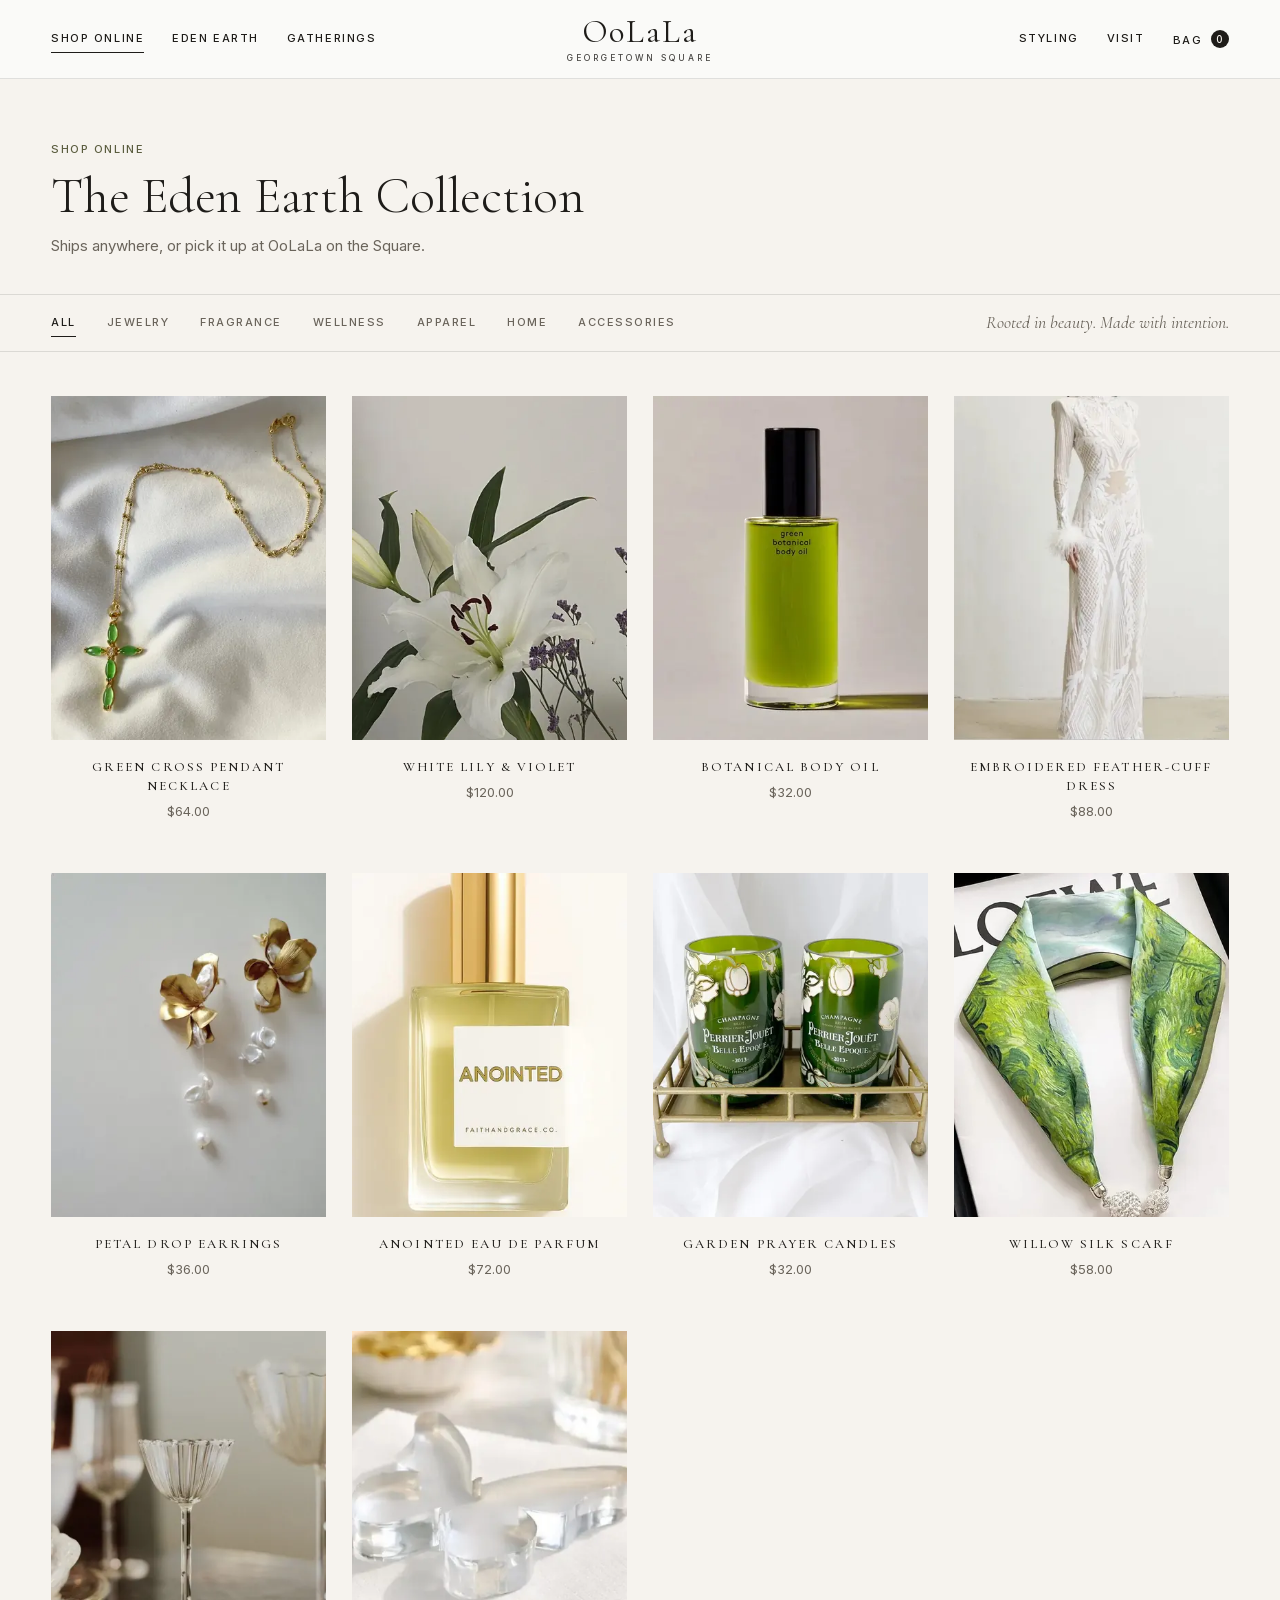
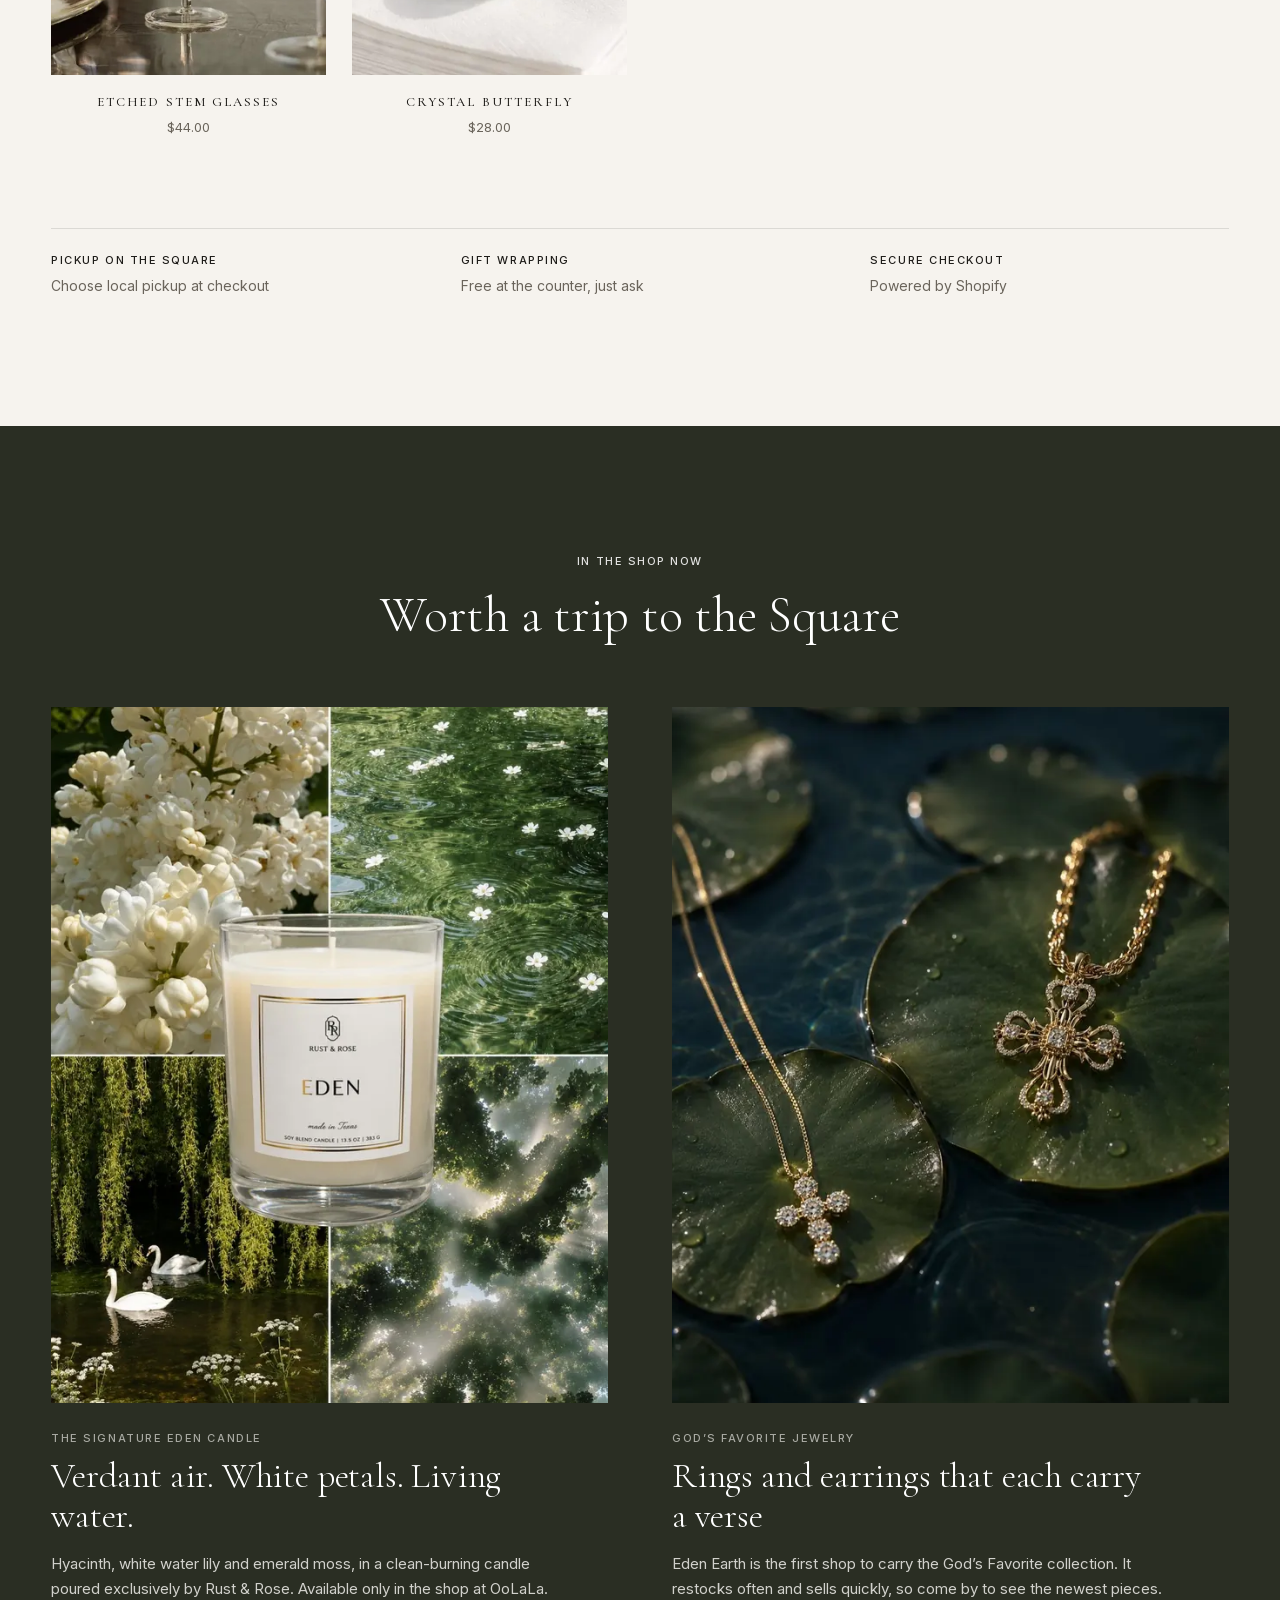
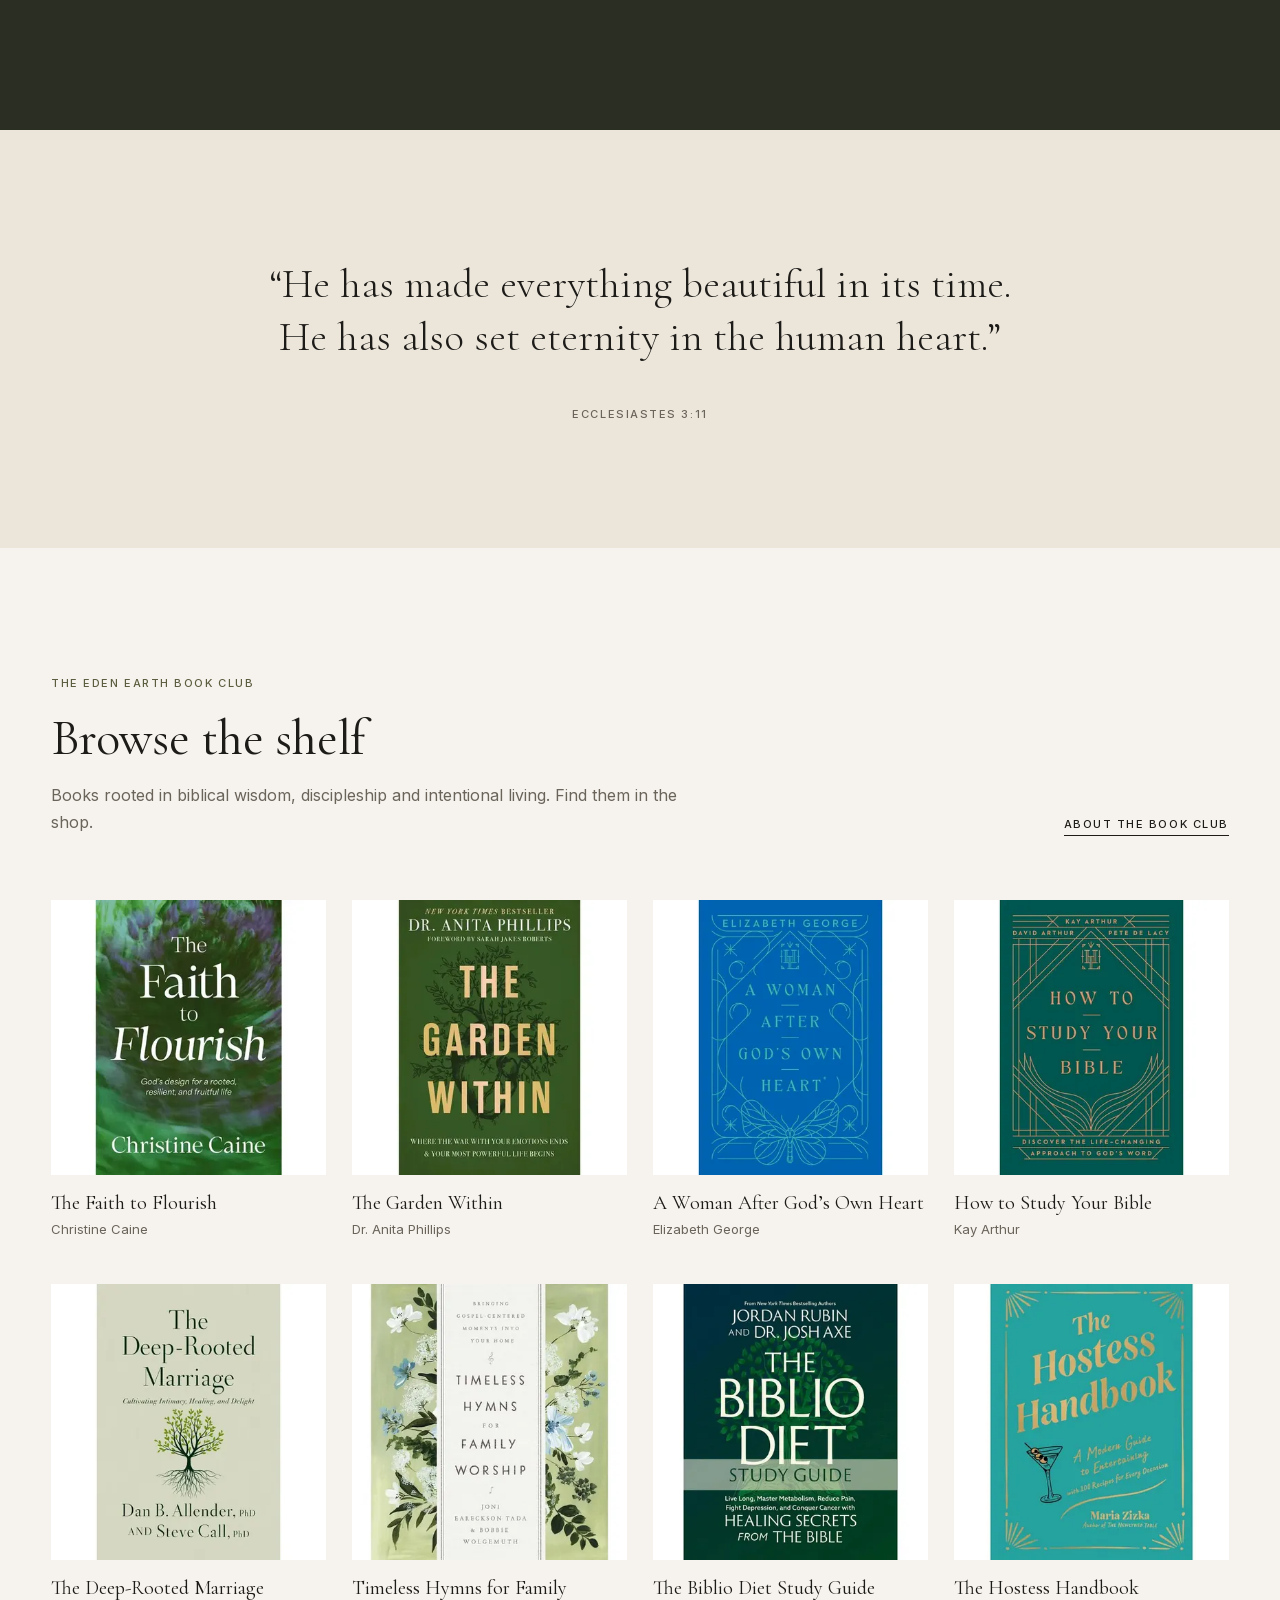
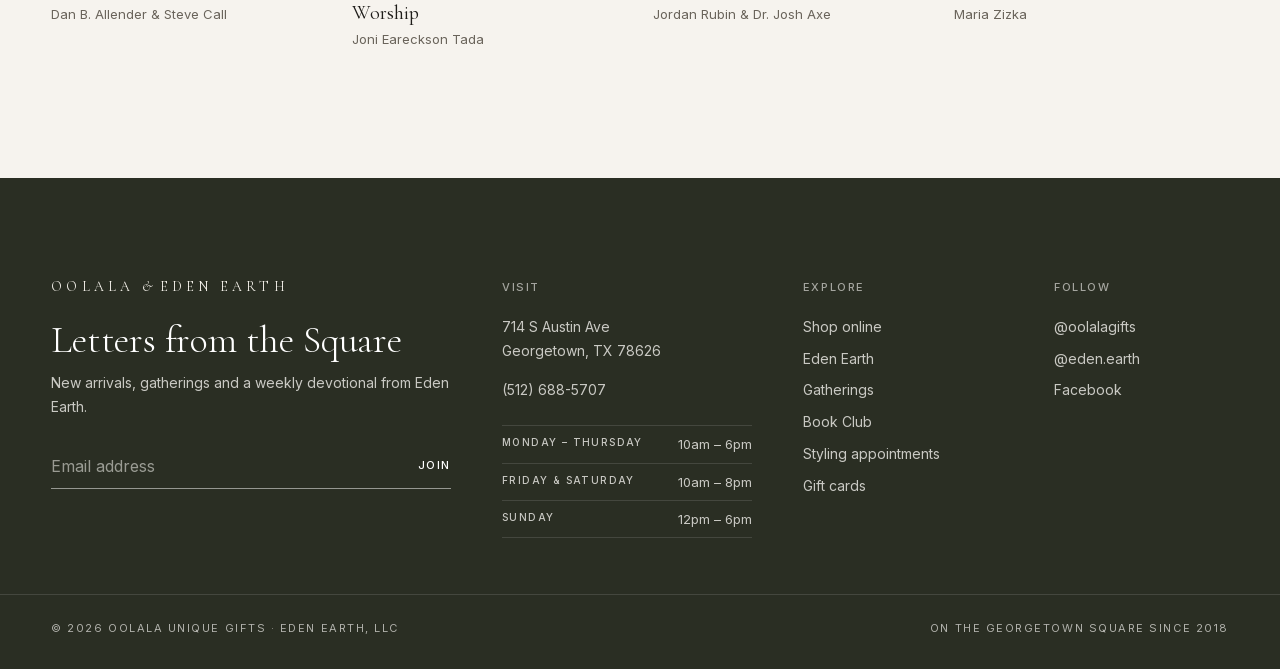
<file: shop.html>
<!doctype html>
<html lang="en">
<head>
  <meta charset="utf-8">
  <meta name="viewport" content="width=device-width, initial-scale=1">
  <meta name="robots" content="noindex, nofollow">
  <title>Shop the Eden Earth Collection | OoLaLa, Georgetown TX</title>
  <meta name="description" content="Shop Eden Earth online: faith-rooted jewelry, fragrance, wellness, apparel and home pieces, with pickup at OoLaLa on the Georgetown Square.">
  <meta name="theme-color" content="#fafafa">
  <meta property="og:type" content="website">
  <meta property="og:site_name" content="OoLaLa Unique Gifts">
  <meta property="og:title" content="Shop the Eden Earth Collection | OoLaLa, Georgetown TX">
  <meta property="og:description" content="Shop Eden Earth online: faith-rooted jewelry, fragrance, wellness, apparel and home pieces, with pickup at OoLaLa on the Georgetown Square.">
  <meta property="og:url" content="https://me5050-cu.github.io/oolala-eden-earth-redesign/shop.html">
  <meta property="og:image" content="https://me5050-cu.github.io/oolala-eden-earth-redesign/assets/img/share.jpg">
  <meta name="twitter:card" content="summary_large_image">
  <link rel="icon" href="assets/img/favicon.svg" type="image/svg+xml">
  <link rel="preload" href="assets/fonts/cormorant-garamond.woff2" as="font" type="font/woff2" crossorigin>
  <link rel="preload" href="assets/fonts/inter.woff2" as="font" type="font/woff2" crossorigin>
  <link rel="stylesheet" href="assets/css/site.css">
  <script type="application/ld+json">{"@context":"https://schema.org","@type":"Store","name":"OoLaLa Unique Gifts","description":"OoLaLa is a family boutique on the Georgetown Square: fashion, décor, jewelry, perfume and luxe apothecary, personal styling, and the home of the Eden Earth collection.","telephone":"+15126885707","foundingDate":"2006","image":"https://me5050-cu.github.io/oolala-eden-earth-redesign/assets/img/share.jpg","url":"https://me5050-cu.github.io/oolala-eden-earth-redesign/","address":{"@type":"PostalAddress","streetAddress":"714 S Austin Ave","addressLocality":"Georgetown","addressRegion":"TX","postalCode":"78626","addressCountry":"US"},"openingHoursSpecification":[{"@type":"OpeningHoursSpecification","dayOfWeek":["Monday","Tuesday","Wednesday","Thursday"],"opens":"10:00","closes":"18:00"},{"@type":"OpeningHoursSpecification","dayOfWeek":["Friday","Saturday"],"opens":"10:00","closes":"20:00"},{"@type":"OpeningHoursSpecification","dayOfWeek":["Sunday"],"opens":"12:00","closes":"18:00"}],"department":{"@type":"Store","name":"Eden Earth","sameAs":["https://www.instagram.com/eden.earth/","https://edenearth.shop"]},"sameAs":["https://www.instagram.com/oolalagifts/","https://www.facebook.com/p/OoLala-Georgetown-100054103392312/"]}</script>
</head>
<body class="page-shop">

  <a class="skip" href="#main">Skip to content</a>
  <header class="site-header" data-header>
    <div class="header-inner">
      <nav class="nav nav-left" aria-label="Shop">
        <a href="shop.html" aria-current="page">Shop online</a>
        <a href="eden-earth.html">Eden Earth</a>
        <a href="eden-earth.html#gatherings">Gatherings</a>
      </nav>
      <button class="menu-toggle" type="button" aria-expanded="false" aria-controls="menu" data-menu-toggle>Menu</button>
      <a class="wordmark" href="index.html">
        <span class="wordmark-name">OoLaLa</span>
        <span class="wordmark-sub">Georgetown Square</span>
      </a>
      <nav class="nav nav-right" aria-label="Visit">
        <a href="visit.html#styling">Styling</a>
        <a href="visit.html">Visit</a>
        <button class="bag-toggle" type="button" data-bag-open>Bag <span class="bag-count" data-bag-count>0</span><span class="sr-only"> items</span></button>
      </nav>
      <button class="bag-toggle bag-toggle-mobile" type="button" data-bag-open>Bag <span class="bag-count" data-bag-count>0</span><span class="sr-only"> items</span></button>
    </div>
    <div class="menu" id="menu" hidden data-menu>
      <nav aria-label="Menu">
        <a href="index.html">Home</a>
        <a href="shop.html" aria-current="page">Shop online</a>
        <a href="eden-earth.html">Eden Earth</a>
        <a href="eden-earth.html#gatherings">Gatherings</a>
        <a href="visit.html#styling">Styling</a>
        <a href="visit.html">Visit</a>
      </nav>
      <p class="menu-foot">714 S Austin Ave, Georgetown, TX 78626<br><a href="tel:+15126885707">(512) 688-5707</a></p>
    </div>
  </header>
  <main id="main">

    <section class="shop-head" aria-labelledby="shop-title">
      <div class="wrap">
        <p class="slide-kicker">Shop online</p>
        <h1 id="shop-title">The Eden Earth Collection</h1>
        <p class="shop-head-lede">Ships anywhere, or pick it up at OoLaLa on the Square.</p>
      </div>
    </section>

    <section class="shop-section" aria-label="Products">
      <div class="shop-bar">
        <div class="wrap shop-bar-inner">
          <div class="filters" role="toolbar" aria-label="Filter by category" data-filters>
            <button type="button" data-filter="All" aria-pressed="true">All</button>
            <button type="button" data-filter="Jewelry" aria-pressed="false">Jewelry</button>
            <button type="button" data-filter="Fragrance" aria-pressed="false">Fragrance</button>
            <button type="button" data-filter="Wellness" aria-pressed="false">Wellness</button>
            <button type="button" data-filter="Apparel" aria-pressed="false">Apparel</button>
            <button type="button" data-filter="Home" aria-pressed="false">Home</button>
            <button type="button" data-filter="Accessories" aria-pressed="false">Accessories</button>
          </div>
          <p class="filter-tagline" data-filter-tagline aria-live="polite"></p>
        </div>
      </div>
      <div class="wrap">
        <ul class="product-grid" data-products data-filterable>
          <li class="product" data-category="Jewelry">
            <button class="product-open" type="button" data-product="green-cross-pendant">
              <span class="product-media"><img src="assets/img/products/green-cross-pendant.jpg" srcset="assets/img/products/green-cross-pendant-400.webp 400w, assets/img/products/green-cross-pendant-640.webp 640w, assets/img/products/green-cross-pendant-900.webp 900w" sizes="(max-width: 960px) 46vw, (max-width: 1320px) 23vw, 300px" alt="Green Cross Pendant Necklace" width="720" height="900" loading="lazy" decoding="async"></span>
              <span class="product-meta">
                <span class="product-name">Green Cross Pendant Necklace</span>
                <span class="product-price">$64.00</span>
              </span>
            </button>
          </li>
          <li class="product" data-category="Fragrance">
            <button class="product-open" type="button" data-product="white-lily-violet">
              <span class="product-media"><img src="assets/img/products/white-lily-violet.jpg" srcset="assets/img/products/white-lily-violet-400.webp 400w, assets/img/products/white-lily-violet-640.webp 640w, assets/img/products/white-lily-violet-900.webp 900w" sizes="(max-width: 960px) 46vw, (max-width: 1320px) 23vw, 300px" alt="White Lily &amp; Violet" width="720" height="900" loading="lazy" decoding="async"></span>
              <span class="product-meta">
                <span class="product-name">White Lily &amp; Violet</span>
                <span class="product-price">$120.00</span>
              </span>
            </button>
          </li>
          <li class="product" data-category="Wellness">
            <button class="product-open" type="button" data-product="botanical-body-oil">
              <span class="product-media"><img src="assets/img/products/botanical-body-oil.jpg" srcset="assets/img/products/botanical-body-oil-400.webp 400w, assets/img/products/botanical-body-oil-640.webp 640w, assets/img/products/botanical-body-oil-724.webp 724w" sizes="(max-width: 960px) 46vw, (max-width: 1320px) 23vw, 300px" alt="Botanical Body Oil" width="720" height="900" loading="lazy" decoding="async"></span>
              <span class="product-meta">
                <span class="product-name">Botanical Body Oil</span>
                <span class="product-price">$32.00</span>
              </span>
            </button>
          </li>
          <li class="product" data-category="Apparel">
            <button class="product-open" type="button" data-product="feather-cuff-dress">
              <span class="product-media"><img src="assets/img/products/feather-cuff-dress.jpg" srcset="assets/img/products/feather-cuff-dress-400.webp 400w, assets/img/products/feather-cuff-dress-640.webp 640w, assets/img/products/feather-cuff-dress-900.webp 900w" sizes="(max-width: 960px) 46vw, (max-width: 1320px) 23vw, 300px" alt="Embroidered Feather-Cuff Dress" width="720" height="900" loading="lazy" decoding="async"></span>
              <span class="product-meta">
                <span class="product-name">Embroidered Feather-Cuff Dress</span>
                <span class="product-price">$88.00</span>
              </span>
            </button>
          </li>
          <li class="product" data-category="Jewelry">
            <button class="product-open" type="button" data-product="petal-drop-earrings">
              <span class="product-media"><img src="assets/img/products/petal-drop-earrings.jpg" srcset="assets/img/products/petal-drop-earrings-400.webp 400w, assets/img/products/petal-drop-earrings-640.webp 640w, assets/img/products/petal-drop-earrings-900.webp 900w" sizes="(max-width: 960px) 46vw, (max-width: 1320px) 23vw, 300px" alt="Petal Drop Earrings" width="720" height="900" loading="lazy" decoding="async"></span>
              <span class="product-meta">
                <span class="product-name">Petal Drop Earrings</span>
                <span class="product-price">$36.00</span>
              </span>
            </button>
          </li>
          <li class="product" data-category="Fragrance">
            <button class="product-open" type="button" data-product="anointed-eau-de-parfum">
              <span class="product-media"><img src="assets/img/products/anointed-eau-de-parfum.jpg" srcset="assets/img/products/anointed-eau-de-parfum-400.webp 400w, assets/img/products/anointed-eau-de-parfum-640.webp 640w, assets/img/products/anointed-eau-de-parfum-820.webp 820w" sizes="(max-width: 960px) 46vw, (max-width: 1320px) 23vw, 300px" alt="Anointed Eau de Parfum" width="720" height="900" loading="lazy" decoding="async"></span>
              <span class="product-meta">
                <span class="product-name">Anointed Eau de Parfum</span>
                <span class="product-price">$72.00</span>
              </span>
            </button>
          </li>
          <li class="product" data-category="Home">
            <button class="product-open" type="button" data-product="garden-prayer-candles">
              <span class="product-media"><img src="assets/img/products/garden-prayer-candles.jpg" srcset="assets/img/products/garden-prayer-candles-400.webp 400w, assets/img/products/garden-prayer-candles-640.webp 640w, assets/img/products/garden-prayer-candles-900.webp 900w" sizes="(max-width: 960px) 46vw, (max-width: 1320px) 23vw, 300px" alt="Garden Prayer Candles" width="720" height="900" loading="lazy" decoding="async"></span>
              <span class="product-meta">
                <span class="product-name">Garden Prayer Candles</span>
                <span class="product-price">$32.00</span>
              </span>
            </button>
          </li>
          <li class="product" data-category="Accessories">
            <button class="product-open" type="button" data-product="willow-silk-scarf">
              <span class="product-media"><img src="assets/img/products/willow-silk-scarf.jpg" srcset="assets/img/products/willow-silk-scarf-400.webp 400w, assets/img/products/willow-silk-scarf-566.webp 566w" sizes="(max-width: 960px) 46vw, (max-width: 1320px) 23vw, 300px" alt="Willow Silk Scarf" width="720" height="900" loading="lazy" decoding="async"></span>
              <span class="product-meta">
                <span class="product-name">Willow Silk Scarf</span>
                <span class="product-price">$58.00</span>
              </span>
            </button>
          </li>
          <li class="product" data-category="Home">
            <button class="product-open" type="button" data-product="etched-stem-glasses">
              <span class="product-media"><img src="assets/img/products/etched-stem-glasses.jpg" srcset="assets/img/products/etched-stem-glasses-400.webp 400w, assets/img/products/etched-stem-glasses-640.webp 640w, assets/img/products/etched-stem-glasses-900.webp 900w" sizes="(max-width: 960px) 46vw, (max-width: 1320px) 23vw, 300px" alt="Etched Stem Glasses" width="720" height="900" loading="lazy" decoding="async"></span>
              <span class="product-meta">
                <span class="product-name">Etched Stem Glasses</span>
                <span class="product-price">$44.00</span>
              </span>
            </button>
          </li>
          <li class="product" data-category="Home">
            <button class="product-open" type="button" data-product="crystal-butterfly">
              <span class="product-media"><img src="assets/img/products/crystal-butterfly.jpg" srcset="assets/img/products/crystal-butterfly-400.webp 400w, assets/img/products/crystal-butterfly-461.webp 461w" sizes="(max-width: 960px) 46vw, (max-width: 1320px) 23vw, 300px" alt="Crystal Butterfly" width="720" height="900" loading="lazy" decoding="async"></span>
              <span class="product-meta">
                <span class="product-name">Crystal Butterfly</span>
                <span class="product-price">$28.00</span>
              </span>
            </button>
          </li>
        </ul>
        <p class="shop-state" data-shop-state hidden></p>
        <dl class="shop-perks">
          <div><dt>Pickup on the Square</dt><dd>Choose local pickup at checkout</dd></div>
          <div><dt>Gift wrapping</dt><dd>Free at the counter, just ask</dd></div>
          <div><dt>Secure checkout</dt><dd>Powered by Shopify</dd></div>
        </dl>
      </div>
    </section>

    <section class="exclusives" aria-labelledby="exclusive-title">
      <div class="wrap">
        <div class="section-head center">
          <p class="eyebrow on-dark">In the shop now</p>
          <h2 id="exclusive-title">Worth a trip to the Square</h2>
        </div>
        <div class="exclusive-grid">
          <article class="exclusive">
            <div class="exclusive-media"><img src="assets/img/eden/eden-candle.jpg" srcset="assets/img/eden/eden-candle-400.webp 400w, assets/img/eden/eden-candle-640.webp 640w, assets/img/eden/eden-candle-960.webp 960w, assets/img/eden/eden-candle-1280.webp 1280w, assets/img/eden/eden-candle-1400.webp 1400w" sizes="(max-width: 760px) 92vw, (max-width: 1320px) 44vw, 580px" alt="The Eden candle among white blossoms, willows and swans" width="1100" height="1375" loading="lazy" decoding="async"></div>
            <p class="exclusive-kicker">The signature Eden candle</p>
            <h3>Verdant air. White petals. Living water.</h3>
            <p>Hyacinth, white water lily and emerald moss, in a clean-burning candle poured exclusively by Rust &amp; Rose. Available only in the shop at OoLaLa.</p>
          </article>
          <article class="exclusive">
            <div class="exclusive-media"><img src="assets/img/eden/gods-favorite-cross.jpg" srcset="assets/img/eden/gods-favorite-cross-400.webp 400w, assets/img/eden/gods-favorite-cross-640.webp 640w, assets/img/eden/gods-favorite-cross-960.webp 960w, assets/img/eden/gods-favorite-cross-1100.webp 1100w" sizes="(max-width: 760px) 92vw, (max-width: 1320px) 44vw, 580px" alt="Gold cross necklace from God’s Favorite resting on a lily pad" width="1100" height="1375" loading="lazy" decoding="async"></div>
            <p class="exclusive-kicker">God’s Favorite jewelry</p>
            <h3>Rings and earrings that each carry a verse</h3>
            <p>Eden Earth is the first shop to carry the God’s Favorite collection. It restocks often and sells quickly, so come by to see the newest pieces.</p>
          </article>
        </div>
      </div>
    </section>

    <section class="verse" aria-label="Scripture">
      <blockquote>
        <p>“He has made everything beautiful in its time. He has also set eternity in the human heart.”</p>
        <cite>Ecclesiastes 3:11</cite>
      </blockquote>
    </section>

    <section class="section" id="shelf" aria-labelledby="shelf-title">
      <div class="wrap">
        <div class="section-head row">
          <div>
            <p class="eyebrow">The Eden Earth Book Club</p>
            <h2 id="shelf-title">Browse the shelf</h2>
            <p class="section-lede">Books rooted in biblical wisdom, discipleship and intentional living. Find them in the shop.</p>
          </div>
          <a class="link-line" href="eden-earth.html#book-club">About the book club</a>
        </div>
        <ul class="shelf">
          <li>
            <div class="shelf-cover"><img src="assets/img/books/faith-to-flourish.jpg" srcset="assets/img/books/faith-to-flourish-400.webp 400w, assets/img/books/faith-to-flourish-600.webp 600w" sizes="(max-width: 960px) 46vw, (max-width: 1320px) 23vw, 300px" alt="The Faith to Flourish cover" width="600" height="600" loading="lazy" decoding="async"></div>
            <p class="shelf-title">The Faith to Flourish</p>
            <p class="shelf-author">Christine Caine</p>
          </li>
          <li>
            <div class="shelf-cover"><img src="assets/img/books/garden-within.jpg" srcset="assets/img/books/garden-within-400.webp 400w, assets/img/books/garden-within-600.webp 600w" sizes="(max-width: 960px) 46vw, (max-width: 1320px) 23vw, 300px" alt="The Garden Within cover" width="600" height="600" loading="lazy" decoding="async"></div>
            <p class="shelf-title">The Garden Within</p>
            <p class="shelf-author">Dr. Anita Phillips</p>
          </li>
          <li>
            <div class="shelf-cover"><img src="assets/img/books/woman-gods-heart.jpg" srcset="assets/img/books/woman-gods-heart-400.webp 400w, assets/img/books/woman-gods-heart-600.webp 600w" sizes="(max-width: 960px) 46vw, (max-width: 1320px) 23vw, 300px" alt="A Woman After God’s Own Heart cover" width="600" height="600" loading="lazy" decoding="async"></div>
            <p class="shelf-title">A Woman After God’s Own Heart</p>
            <p class="shelf-author">Elizabeth George</p>
          </li>
          <li>
            <div class="shelf-cover"><img src="assets/img/books/study-bible.jpg" srcset="assets/img/books/study-bible-400.webp 400w, assets/img/books/study-bible-600.webp 600w" sizes="(max-width: 960px) 46vw, (max-width: 1320px) 23vw, 300px" alt="How to Study Your Bible cover" width="600" height="600" loading="lazy" decoding="async"></div>
            <p class="shelf-title">How to Study Your Bible</p>
            <p class="shelf-author">Kay Arthur</p>
          </li>
          <li>
            <div class="shelf-cover"><img src="assets/img/books/deep-rooted-marriage.jpg" srcset="assets/img/books/deep-rooted-marriage-400.webp 400w, assets/img/books/deep-rooted-marriage-600.webp 600w" sizes="(max-width: 960px) 46vw, (max-width: 1320px) 23vw, 300px" alt="The Deep-Rooted Marriage cover" width="600" height="600" loading="lazy" decoding="async"></div>
            <p class="shelf-title">The Deep-Rooted Marriage</p>
            <p class="shelf-author">Dan B. Allender &amp; Steve Call</p>
          </li>
          <li>
            <div class="shelf-cover"><img src="assets/img/books/timeless-hymns.jpg" srcset="assets/img/books/timeless-hymns-400.webp 400w, assets/img/books/timeless-hymns-600.webp 600w" sizes="(max-width: 960px) 46vw, (max-width: 1320px) 23vw, 300px" alt="Timeless Hymns for Family Worship cover" width="600" height="600" loading="lazy" decoding="async"></div>
            <p class="shelf-title">Timeless Hymns for Family Worship</p>
            <p class="shelf-author">Joni Eareckson Tada</p>
          </li>
          <li>
            <div class="shelf-cover"><img src="assets/img/books/biblio-diet.jpg" srcset="assets/img/books/biblio-diet-400.webp 400w, assets/img/books/biblio-diet-600.webp 600w" sizes="(max-width: 960px) 46vw, (max-width: 1320px) 23vw, 300px" alt="The Biblio Diet Study Guide cover" width="600" height="600" loading="lazy" decoding="async"></div>
            <p class="shelf-title">The Biblio Diet Study Guide</p>
            <p class="shelf-author">Jordan Rubin &amp; Dr. Josh Axe</p>
          </li>
          <li>
            <div class="shelf-cover"><img src="assets/img/books/hostess-handbook.jpg" srcset="assets/img/books/hostess-handbook-400.webp 400w, assets/img/books/hostess-handbook-600.webp 600w" sizes="(max-width: 960px) 46vw, (max-width: 1320px) 23vw, 300px" alt="The Hostess Handbook cover" width="600" height="600" loading="lazy" decoding="async"></div>
            <p class="shelf-title">The Hostess Handbook</p>
            <p class="shelf-author">Maria Zizka</p>
          </li>
        </ul>
      </div>
    </section>
  </main>

  <footer class="site-footer">
    <div class="wrap footer-top">
      <div class="footer-letter">
        <p class="footer-mark">OoLaLa <span>&amp;</span> Eden Earth</p>
        <h2>Letters from the Square</h2>
        <p>New arrivals, gatherings and a weekly devotional from Eden Earth.</p>
        <form class="inline-form" data-demo-form data-success="Thank you. You’re on the list.">
          <label class="sr-only" for="news-email">Email address</label>
          <input id="news-email" type="email" name="email" placeholder="Email address" autocomplete="email" required>
          <button type="submit">Join</button>
        </form>
        <p class="form-status" role="status"></p>
      </div>
      <div class="footer-col">
        <h3 class="label">Visit</h3>
        <p><a href="https://www.google.com/maps/search/?api=1&query=OoLaLa%20Unique%20Gifts%2C%20714%20S%20Austin%20Ave%2C%20Georgetown%2C%20TX%2078626" target="_blank" rel="noopener">714 S Austin Ave<br>Georgetown, TX 78626</a></p>
        <p><a href="tel:+15126885707">(512) 688-5707</a></p>
        <dl class="hours hours-compact">
            <div><dt>Monday – Thursday</dt><dd>10am – 6pm</dd></div>
            <div><dt>Friday &amp; Saturday</dt><dd>10am – 8pm</dd></div>
            <div><dt>Sunday</dt><dd>12pm – 6pm</dd></div>
          </dl>
      </div>
      <div class="footer-col">
        <h3 class="label">Explore</h3>
        <ul>
          <li><a href="shop.html">Shop online</a></li>
          <li><a href="eden-earth.html">Eden Earth</a></li>
          <li><a href="eden-earth.html#gatherings">Gatherings</a></li>
          <li><a href="eden-earth.html#book-club">Book Club</a></li>
          <li><a href="visit.html#styling">Styling appointments</a></li>
          <li><a href="visit.html#gift-cards">Gift cards</a></li>
        </ul>
      </div>
      <div class="footer-col">
        <h3 class="label">Follow</h3>
        <ul>
          <li><a href="https://www.instagram.com/oolalagifts/" target="_blank" rel="noopener">@oolalagifts</a></li>
          <li><a href="https://www.instagram.com/eden.earth/" target="_blank" rel="noopener">@eden.earth</a></li>
          <li><a href="https://www.facebook.com/p/OoLala-Georgetown-100054103392312/" target="_blank" rel="noopener">Facebook</a></li>
        </ul>
      </div>
    </div>
    <div class="wrap footer-base">
      <p>© 2026 OoLaLa Unique Gifts · Eden Earth, LLC</p>
      <p>On the Georgetown Square since 2018</p>
    </div>
  </footer>

  <dialog class="drawer" id="bag" aria-labelledby="bag-title" data-bag>
    <div class="drawer-inner">
      <div class="drawer-head">
        <h2 id="bag-title" class="label">Your bag</h2>
        <button class="text-btn" type="button" data-close>Close</button>
      </div>
      <div class="drawer-body" data-bag-lines>
        <p class="bag-empty">Your bag is empty.</p>
      </div>
      <div class="drawer-foot">
        <div class="bag-subtotal"><span>Subtotal</span><span data-bag-subtotal>$0.00</span></div>
        <p class="bag-note">Shipping, taxes and local pickup are chosen at checkout.</p>
        <button class="btn btn-ink btn-block" type="button" data-checkout disabled>Checkout</button>
        <p class="bag-status" data-bag-status role="status"></p>
      </div>
    </div>
  </dialog>

  <dialog class="product-dialog" id="product" aria-labelledby="product-title" data-product-dialog>
    <div class="product-dialog-inner">
      <button class="text-btn product-close" type="button" data-close>Close</button>
      <div class="product-dialog-media"><img data-pd-img alt=""></div>
      <div class="product-dialog-body">
        <p class="eyebrow" data-pd-category></p>
        <h2 id="product-title" data-pd-title></h2>
        <p class="product-dialog-price" data-pd-price></p>
        <div class="product-dialog-desc" data-pd-desc></div>
        <form class="product-form" data-pd-form>
          <label class="field" data-pd-variant-wrap hidden>
            <span class="label">Option</span>
            <select data-pd-variant></select>
          </label>
          <div class="qty">
            <span class="label">Quantity</span>
            <div class="qty-control">
              <button type="button" data-qty="-1" aria-label="Decrease quantity">−</button>
              <input type="number" min="1" max="20" value="1" inputmode="numeric" aria-label="Quantity" data-pd-qty>
              <button type="button" data-qty="1" aria-label="Increase quantity">+</button>
            </div>
          </div>
          <button class="btn btn-ink btn-block" type="submit" data-pd-add>Add to bag</button>
        </form>
        <p class="product-dialog-pickup">Ships, or pick up at OoLaLa on the Georgetown Square.</p>
      </div>
    </div>
  </dialog>
  <script src="assets/js/shop-config.js"></script>
  <script src="assets/js/catalog.js"></script>
  <script src="assets/js/shop.js"></script>
  <script src="assets/js/site.js"></script>
</body>
</html>
</file>
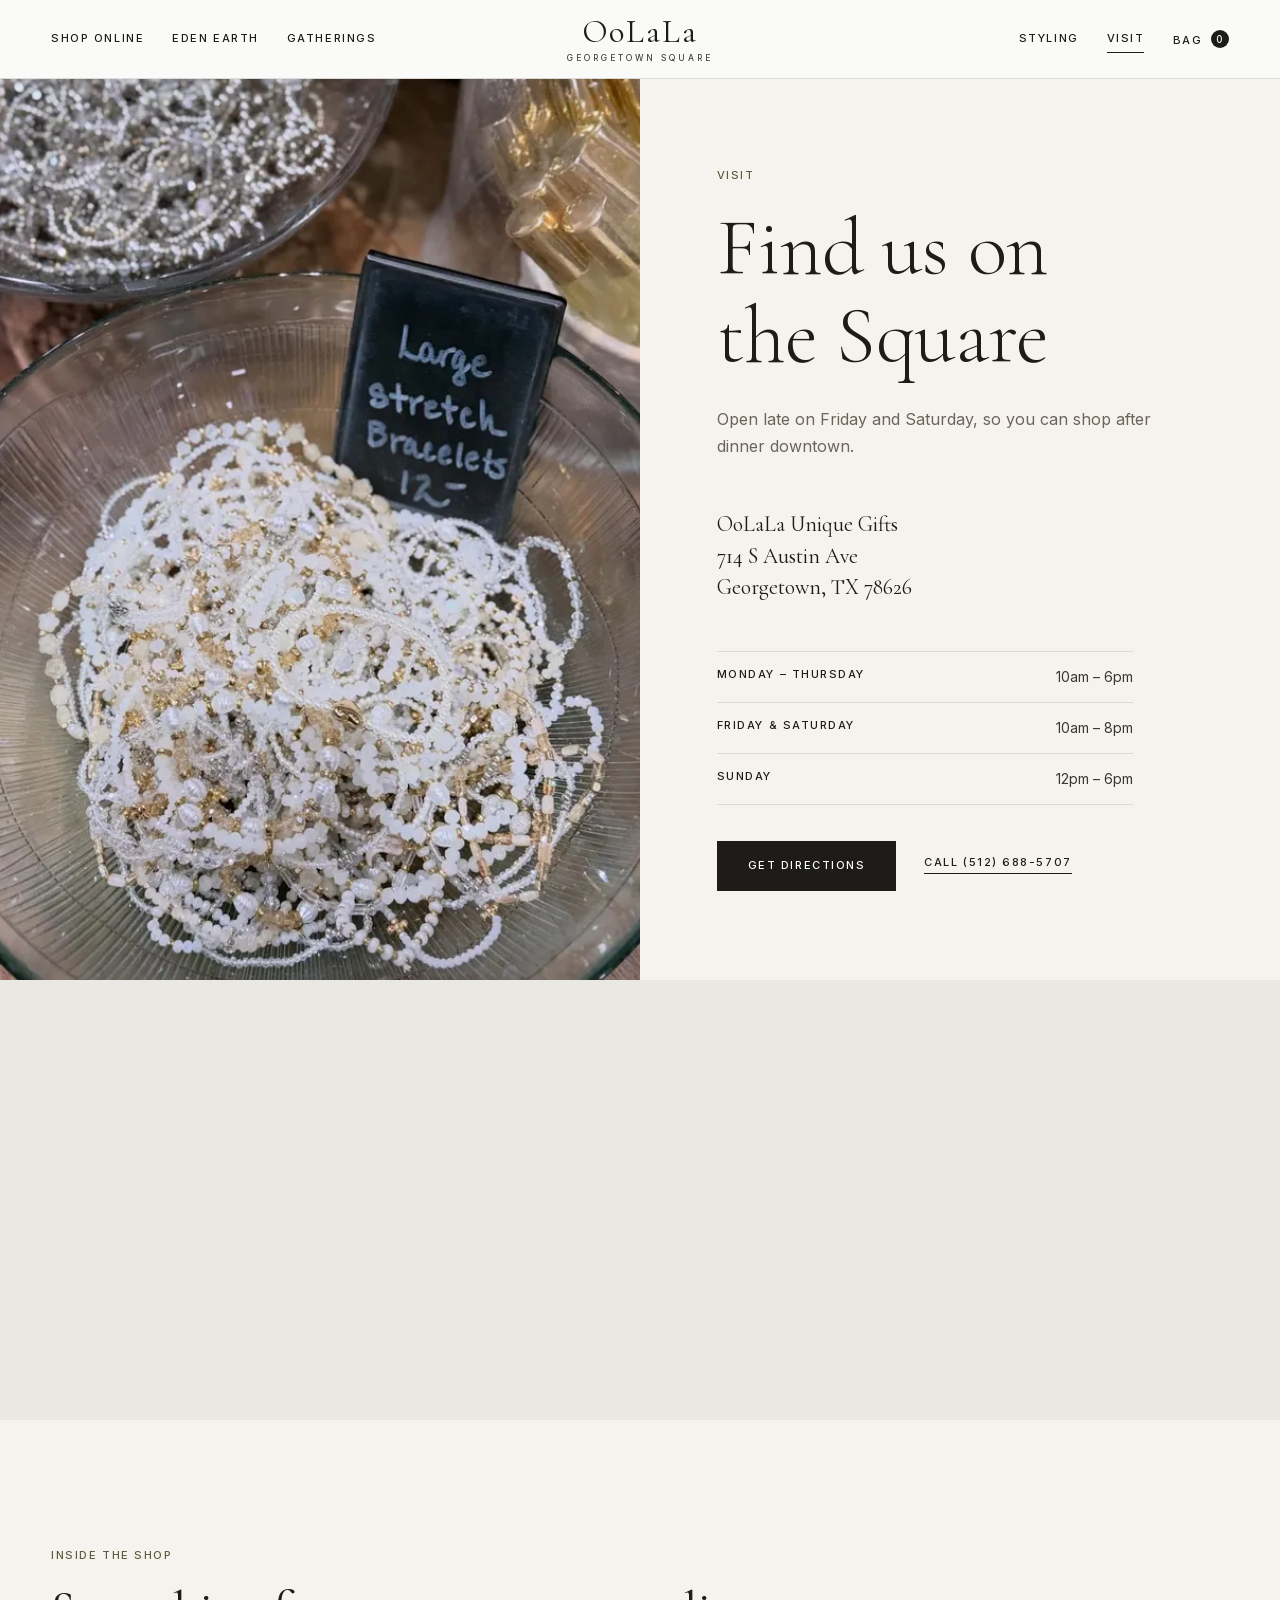
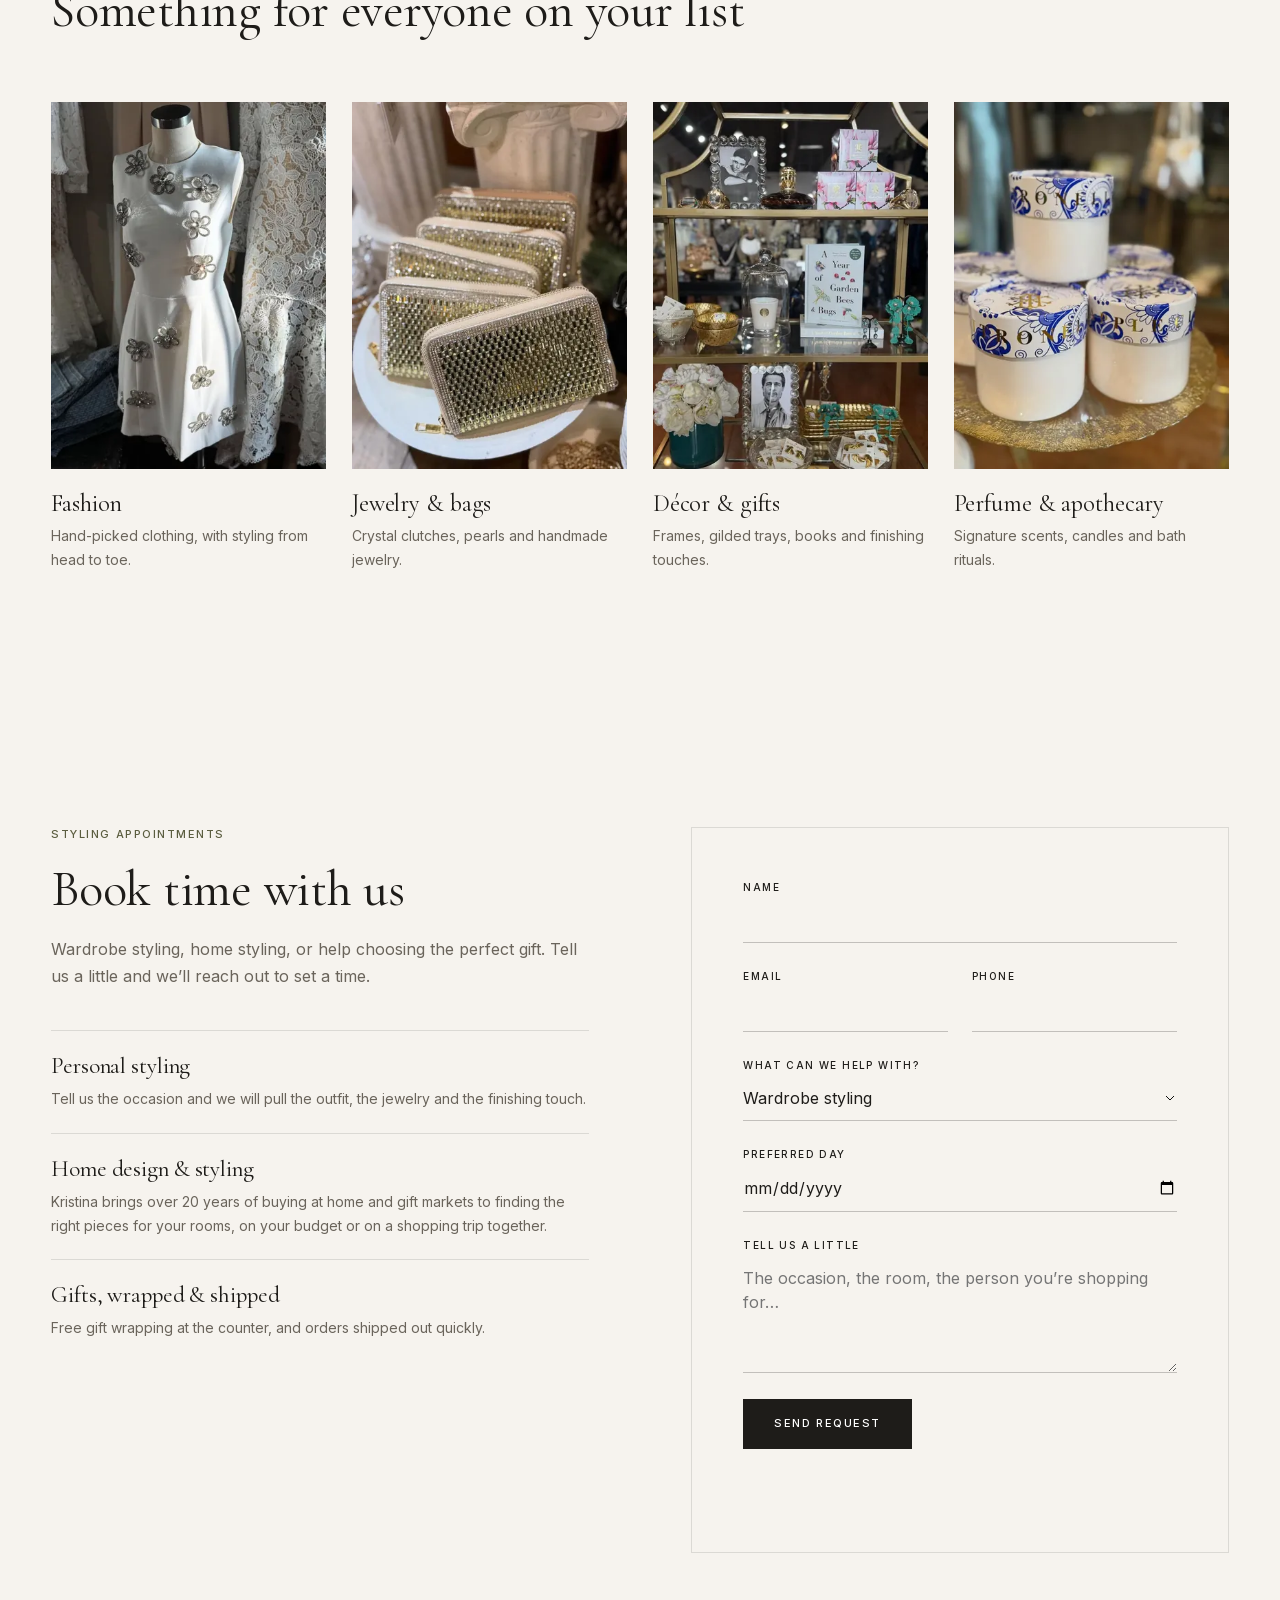
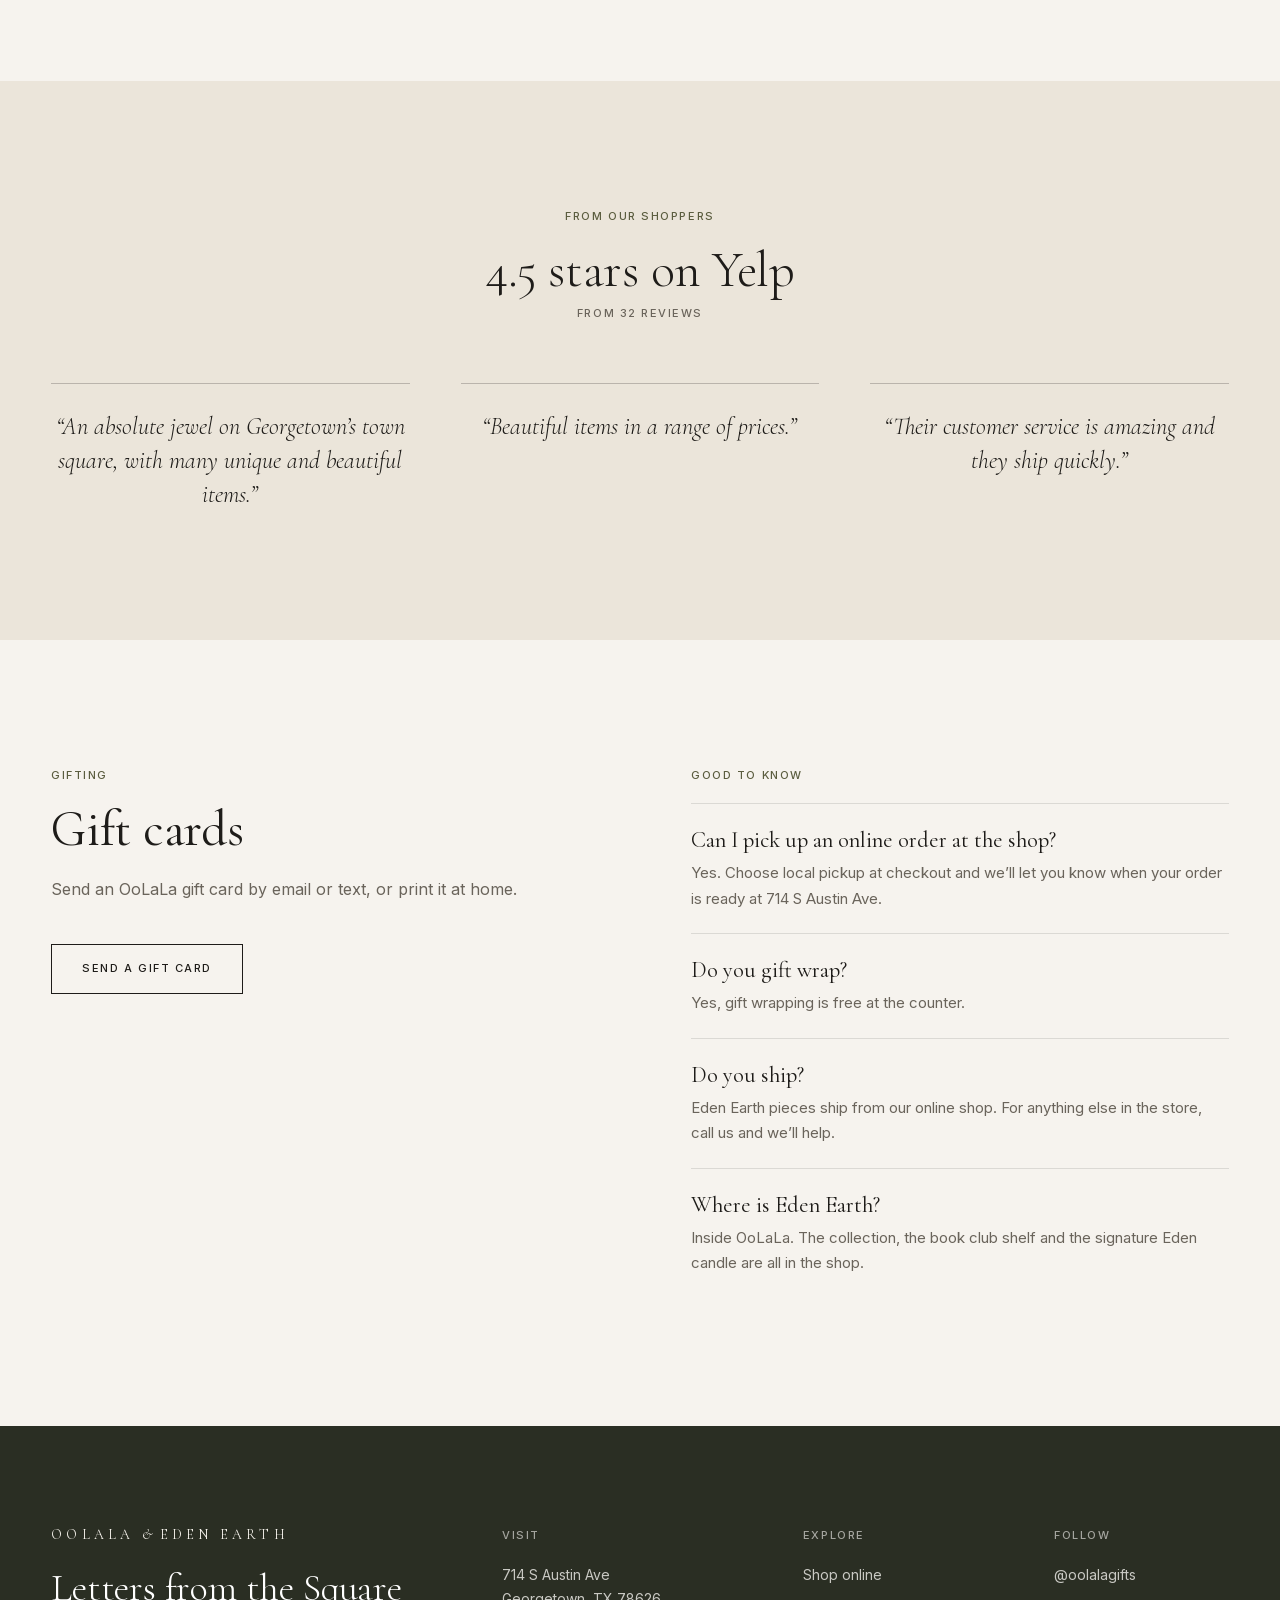
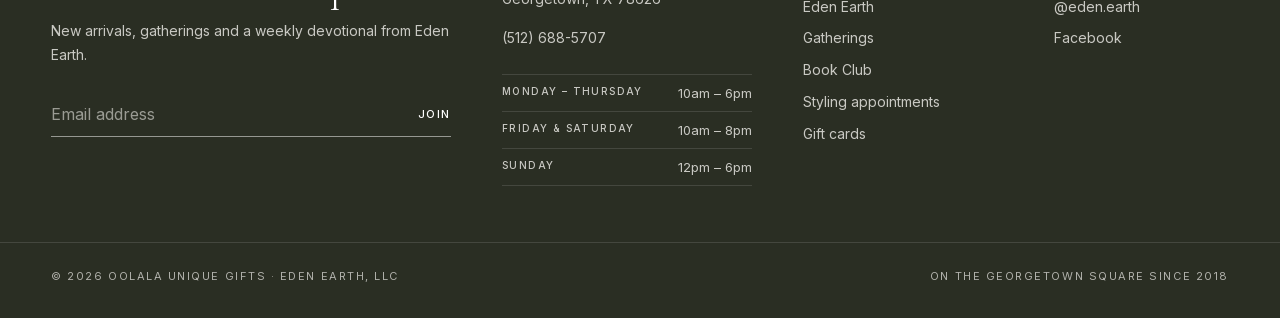
<file: visit.html>
<!doctype html>
<html lang="en">
<head>
  <meta charset="utf-8">
  <meta name="viewport" content="width=device-width, initial-scale=1">
  <meta name="robots" content="noindex, nofollow">
  <title>Visit OoLaLa | 714 S Austin Ave on the Georgetown Square</title>
  <meta name="description" content="Hours, directions and styling appointments for OoLaLa Unique Gifts, 714 S Austin Ave on the Georgetown Square. Open late Friday and Saturday.">
  <meta name="theme-color" content="#fafafa">
  <meta property="og:type" content="website">
  <meta property="og:site_name" content="OoLaLa Unique Gifts">
  <meta property="og:title" content="Visit OoLaLa | 714 S Austin Ave on the Georgetown Square">
  <meta property="og:description" content="Hours, directions and styling appointments for OoLaLa Unique Gifts, 714 S Austin Ave on the Georgetown Square. Open late Friday and Saturday.">
  <meta property="og:url" content="https://me5050-cu.github.io/oolala-eden-earth-redesign/visit.html">
  <meta property="og:image" content="https://me5050-cu.github.io/oolala-eden-earth-redesign/assets/img/share.jpg">
  <meta name="twitter:card" content="summary_large_image">
  <link rel="icon" href="assets/img/favicon.svg" type="image/svg+xml">
  <link rel="preload" href="assets/fonts/cormorant-garamond.woff2" as="font" type="font/woff2" crossorigin>
  <link rel="preload" href="assets/fonts/inter.woff2" as="font" type="font/woff2" crossorigin>
  <link rel="stylesheet" href="assets/css/site.css">
  <script type="application/ld+json">{"@context":"https://schema.org","@type":"Store","name":"OoLaLa Unique Gifts","description":"OoLaLa is a family boutique on the Georgetown Square: fashion, décor, jewelry, perfume and luxe apothecary, personal styling, and the home of the Eden Earth collection.","telephone":"+15126885707","foundingDate":"2006","image":"https://me5050-cu.github.io/oolala-eden-earth-redesign/assets/img/share.jpg","url":"https://me5050-cu.github.io/oolala-eden-earth-redesign/","address":{"@type":"PostalAddress","streetAddress":"714 S Austin Ave","addressLocality":"Georgetown","addressRegion":"TX","postalCode":"78626","addressCountry":"US"},"openingHoursSpecification":[{"@type":"OpeningHoursSpecification","dayOfWeek":["Monday","Tuesday","Wednesday","Thursday"],"opens":"10:00","closes":"18:00"},{"@type":"OpeningHoursSpecification","dayOfWeek":["Friday","Saturday"],"opens":"10:00","closes":"20:00"},{"@type":"OpeningHoursSpecification","dayOfWeek":["Sunday"],"opens":"12:00","closes":"18:00"}],"department":{"@type":"Store","name":"Eden Earth","sameAs":["https://www.instagram.com/eden.earth/","https://edenearth.shop"]},"sameAs":["https://www.instagram.com/oolalagifts/","https://www.facebook.com/p/OoLala-Georgetown-100054103392312/"]}</script>
</head>
<body class="page-visit">

  <a class="skip" href="#main">Skip to content</a>
  <header class="site-header" data-header>
    <div class="header-inner">
      <nav class="nav nav-left" aria-label="Shop">
        <a href="shop.html">Shop online</a>
        <a href="eden-earth.html">Eden Earth</a>
        <a href="eden-earth.html#gatherings">Gatherings</a>
      </nav>
      <button class="menu-toggle" type="button" aria-expanded="false" aria-controls="menu" data-menu-toggle>Menu</button>
      <a class="wordmark" href="index.html">
        <span class="wordmark-name">OoLaLa</span>
        <span class="wordmark-sub">Georgetown Square</span>
      </a>
      <nav class="nav nav-right" aria-label="Visit">
        <a href="visit.html#styling">Styling</a>
        <a href="visit.html" aria-current="page">Visit</a>
        <button class="bag-toggle" type="button" data-bag-open>Bag <span class="bag-count" data-bag-count>0</span><span class="sr-only"> items</span></button>
      </nav>
      <button class="bag-toggle bag-toggle-mobile" type="button" data-bag-open>Bag <span class="bag-count" data-bag-count>0</span><span class="sr-only"> items</span></button>
    </div>
    <div class="menu" id="menu" hidden data-menu>
      <nav aria-label="Menu">
        <a href="index.html">Home</a>
        <a href="shop.html">Shop online</a>
        <a href="eden-earth.html">Eden Earth</a>
        <a href="eden-earth.html#gatherings">Gatherings</a>
        <a href="visit.html#styling">Styling</a>
        <a href="visit.html" aria-current="page">Visit</a>
      </nav>
      <p class="menu-foot">714 S Austin Ave, Georgetown, TX 78626<br><a href="tel:+15126885707">(512) 688-5707</a></p>
    </div>
  </header>
  <main id="main">

    <section class="split page-split" aria-labelledby="visit-page-title">
      <div class="split-media"><img src="assets/img/shop/pearl-bracelets.jpg" srcset="assets/img/shop/pearl-bracelets-400.webp 400w, assets/img/shop/pearl-bracelets-640.webp 640w, assets/img/shop/pearl-bracelets-960.webp 960w, assets/img/shop/pearl-bracelets-1200.webp 1200w" sizes="(max-width: 860px) 100vw, 50vw" alt="A glass bowl of pearl stretch bracelets with a handwritten sign at OoLaLa" width="1200" height="1600" fetchpriority="high" decoding="async"></div>
      <div class="split-body">
        <p class="eyebrow">Visit</p>
        <h1 id="visit-page-title">Find us on the Square</h1>
        <p class="lede">Open late on Friday and Saturday, so you can shop after dinner downtown.</p>
        <address>
          <a href="https://www.google.com/maps/search/?api=1&query=OoLaLa%20Unique%20Gifts%2C%20714%20S%20Austin%20Ave%2C%20Georgetown%2C%20TX%2078626" target="_blank" rel="noopener">OoLaLa Unique Gifts<br>714 S Austin Ave<br>Georgetown, TX 78626</a>
        </address>
        <dl class="hours">
            <div><dt>Monday – Thursday</dt><dd>10am – 6pm</dd></div>
            <div><dt>Friday &amp; Saturday</dt><dd>10am – 8pm</dd></div>
            <div><dt>Sunday</dt><dd>12pm – 6pm</dd></div>
          </dl>
        <div class="btn-row">
          <a class="btn btn-ink" href="https://www.google.com/maps/search/?api=1&query=OoLaLa%20Unique%20Gifts%2C%20714%20S%20Austin%20Ave%2C%20Georgetown%2C%20TX%2078626" target="_blank" rel="noopener">Get directions</a>
          <a class="link-line" href="tel:+15126885707">Call (512) 688-5707</a>
        </div>
      </div>
    </section>

    <section class="map-full" aria-label="Map">
      <iframe title="Map to OoLaLa Unique Gifts" src="https://maps.google.com/maps?q=OoLaLa%20Unique%20Gifts%2C%20714%20S%20Austin%20Ave%2C%20Georgetown%2C%20TX%2078626&z=16&output=embed" loading="lazy" referrerpolicy="no-referrer-when-downgrade"></iframe>
    </section>

    <section class="section" aria-labelledby="inside-title">
      <div class="wrap">
        <div class="section-head">
          <p class="eyebrow">Inside the shop</p>
          <h2 id="inside-title">Something for everyone on your list</h2>
        </div>
        <ul class="tiles">
          <li class="tile">
            <figure>
              <div class="tile-media"><img src="assets/img/shop/floral-dress.jpg" srcset="assets/img/shop/floral-dress-400.webp 400w, assets/img/shop/floral-dress-640.webp 640w, assets/img/shop/floral-dress-960.webp 960w, assets/img/shop/floral-dress-1200.webp 1200w" sizes="(max-width: 960px) 46vw, (max-width: 1320px) 23vw, 300px" alt="White dress with jeweled flower appliqués on a mannequin at OoLaLa" width="1200" height="1600" loading="lazy" decoding="async"></div>
              <figcaption>
                <h3>Fashion</h3>
                <p>Hand-picked clothing, with styling from head to toe.</p>
              </figcaption>
            </figure>
          </li>
          <li class="tile">
            <figure>
              <div class="tile-media"><img src="assets/img/shop/crystal-clutches.jpg" srcset="assets/img/shop/crystal-clutches-400.webp 400w, assets/img/shop/crystal-clutches-640.webp 640w, assets/img/shop/crystal-clutches-960.webp 960w, assets/img/shop/crystal-clutches-1200.webp 1200w" sizes="(max-width: 960px) 46vw, (max-width: 1320px) 23vw, 300px" alt="Gold crystal-studded clutches on a display stand" width="1200" height="1600" loading="lazy" decoding="async"></div>
              <figcaption>
                <h3>Jewelry &amp; bags</h3>
                <p>Crystal clutches, pearls and handmade jewelry.</p>
              </figcaption>
            </figure>
          </li>
          <li class="tile">
            <figure>
              <div class="tile-media"><img src="assets/img/shop/etagere.jpg" srcset="assets/img/shop/etagere-400.webp 400w, assets/img/shop/etagere-640.webp 640w, assets/img/shop/etagere-960.webp 960w, assets/img/shop/etagere-1200.webp 1200w" sizes="(max-width: 960px) 46vw, (max-width: 1320px) 23vw, 300px" alt="Gold étagère styled with frames, gifts and books" width="1200" height="1600" loading="lazy" decoding="async"></div>
              <figcaption>
                <h3>Décor &amp; gifts</h3>
                <p>Frames, gilded trays, books and finishing touches.</p>
              </figcaption>
            </figure>
          </li>
          <li class="tile">
            <figure>
              <div class="tile-media"><img src="assets/img/shop/candle-jars.jpg" srcset="assets/img/shop/candle-jars-400.webp 400w, assets/img/shop/candle-jars-640.webp 640w, assets/img/shop/candle-jars-960.webp 960w, assets/img/shop/candle-jars-1200.webp 1200w" sizes="(max-width: 960px) 46vw, (max-width: 1320px) 23vw, 300px" alt="Blue and white porcelain candle jars" width="1200" height="1600" loading="lazy" decoding="async"></div>
              <figcaption>
                <h3>Perfume &amp; apothecary</h3>
                <p>Signature scents, candles and bath rituals.</p>
              </figcaption>
            </figure>
          </li>
        </ul>
      </div>
    </section>

    <section class="section section-white" id="styling" aria-labelledby="styling-title">
      <div class="wrap two-col">
        <div>
          <p class="eyebrow">Styling appointments</p>
          <h2 id="styling-title">Book time with us</h2>
          <p class="section-lede">Wardrobe styling, home styling, or help choosing the perfect gift. Tell us a little and we’ll reach out to set a time.</p>
          <ul class="plain-list">
            <li><h3>Personal styling</h3><p>Tell us the occasion and we will pull the outfit, the jewelry and the finishing touch.</p></li>
            <li><h3>Home design &amp; styling</h3><p>Kristina brings over 20 years of buying at home and gift markets to finding the right pieces for your rooms, on your budget or on a shopping trip together.</p></li>
            <li><h3>Gifts, wrapped &amp; shipped</h3><p>Free gift wrapping at the counter, and orders shipped out quickly.</p></li>
          </ul>
        </div>
        <form class="form" data-demo-form data-success="Thank you. We’ll be in touch within a day or two to set a time.">
          <label class="field"><span class="label">Name</span><input name="name" autocomplete="name" required></label>
          <div class="field-row">
            <label class="field"><span class="label">Email</span><input type="email" name="email" autocomplete="email" required></label>
            <label class="field"><span class="label">Phone</span><input type="tel" name="phone" autocomplete="tel"></label>
          </div>
          <label class="field"><span class="label">What can we help with?</span>
            <select name="topic" data-topic>
              <option>Wardrobe styling</option>
              <option>Home design &amp; styling</option>
              <option>Gift help</option>
              <option value="studio">Studio or event inquiry</option>
            </select>
          </label>
          <label class="field"><span class="label">Preferred day</span><input type="date" name="date"></label>
          <label class="field"><span class="label">Tell us a little</span><textarea name="notes" rows="4" placeholder="The occasion, the room, the person you’re shopping for…"></textarea></label>
          <button class="btn btn-ink" type="submit">Send request</button>
          <p class="form-status" role="status"></p>
        </form>
      </div>
    </section>

    <section class="section reviews" aria-labelledby="reviews-title">
      <div class="wrap">
        <div class="section-head center">
          <p class="eyebrow">From our shoppers</p>
          <h2 id="reviews-title" class="rating">4.5 stars on Yelp <span>from 32 reviews</span></h2>
        </div>
        <ul class="quotes">
          <li><blockquote><p>“An absolute jewel on Georgetown’s town square, with many unique and beautiful items.”</p></blockquote></li>
          <li><blockquote><p>“Beautiful items in a range of prices.”</p></blockquote></li>
          <li><blockquote><p>“Their customer service is amazing and they ship quickly.”</p></blockquote></li>
        </ul>
      </div>
    </section>

    <section class="section section-white" id="gift-cards" aria-labelledby="gift-title">
      <div class="wrap two-col">
        <div>
          <p class="eyebrow">Gifting</p>
          <h2 id="gift-title">Gift cards</h2>
          <p class="section-lede">Send an OoLaLa gift card by email or text, or print it at home.</p>
          <a class="btn btn-line" href="https://www.giftly.com/gift-card/oolala-unique-gifts-georgetown" target="_blank" rel="noopener">Send a gift card</a>
        </div>
        <div>
          <p class="eyebrow">Good to know</p>
          <dl class="faq">
            <div><dt>Can I pick up an online order at the shop?</dt><dd>Yes. Choose local pickup at checkout and we’ll let you know when your order is ready at 714 S Austin Ave.</dd></div>
            <div><dt>Do you gift wrap?</dt><dd>Yes, gift wrapping is free at the counter.</dd></div>
            <div><dt>Do you ship?</dt><dd>Eden Earth pieces ship from our online shop. For anything else in the store, call us and we’ll help.</dd></div>
            <div><dt>Where is Eden Earth?</dt><dd>Inside OoLaLa. The collection, the book club shelf and the signature Eden candle are all in the shop.</dd></div>
          </dl>
        </div>
      </div>
    </section>
  </main>

  <footer class="site-footer">
    <div class="wrap footer-top">
      <div class="footer-letter">
        <p class="footer-mark">OoLaLa <span>&amp;</span> Eden Earth</p>
        <h2>Letters from the Square</h2>
        <p>New arrivals, gatherings and a weekly devotional from Eden Earth.</p>
        <form class="inline-form" data-demo-form data-success="Thank you. You’re on the list.">
          <label class="sr-only" for="news-email">Email address</label>
          <input id="news-email" type="email" name="email" placeholder="Email address" autocomplete="email" required>
          <button type="submit">Join</button>
        </form>
        <p class="form-status" role="status"></p>
      </div>
      <div class="footer-col">
        <h3 class="label">Visit</h3>
        <p><a href="https://www.google.com/maps/search/?api=1&query=OoLaLa%20Unique%20Gifts%2C%20714%20S%20Austin%20Ave%2C%20Georgetown%2C%20TX%2078626" target="_blank" rel="noopener">714 S Austin Ave<br>Georgetown, TX 78626</a></p>
        <p><a href="tel:+15126885707">(512) 688-5707</a></p>
        <dl class="hours hours-compact">
            <div><dt>Monday – Thursday</dt><dd>10am – 6pm</dd></div>
            <div><dt>Friday &amp; Saturday</dt><dd>10am – 8pm</dd></div>
            <div><dt>Sunday</dt><dd>12pm – 6pm</dd></div>
          </dl>
      </div>
      <div class="footer-col">
        <h3 class="label">Explore</h3>
        <ul>
          <li><a href="shop.html">Shop online</a></li>
          <li><a href="eden-earth.html">Eden Earth</a></li>
          <li><a href="eden-earth.html#gatherings">Gatherings</a></li>
          <li><a href="eden-earth.html#book-club">Book Club</a></li>
          <li><a href="visit.html#styling">Styling appointments</a></li>
          <li><a href="visit.html#gift-cards">Gift cards</a></li>
        </ul>
      </div>
      <div class="footer-col">
        <h3 class="label">Follow</h3>
        <ul>
          <li><a href="https://www.instagram.com/oolalagifts/" target="_blank" rel="noopener">@oolalagifts</a></li>
          <li><a href="https://www.instagram.com/eden.earth/" target="_blank" rel="noopener">@eden.earth</a></li>
          <li><a href="https://www.facebook.com/p/OoLala-Georgetown-100054103392312/" target="_blank" rel="noopener">Facebook</a></li>
        </ul>
      </div>
    </div>
    <div class="wrap footer-base">
      <p>© 2026 OoLaLa Unique Gifts · Eden Earth, LLC</p>
      <p>On the Georgetown Square since 2018</p>
    </div>
  </footer>

  <dialog class="drawer" id="bag" aria-labelledby="bag-title" data-bag>
    <div class="drawer-inner">
      <div class="drawer-head">
        <h2 id="bag-title" class="label">Your bag</h2>
        <button class="text-btn" type="button" data-close>Close</button>
      </div>
      <div class="drawer-body" data-bag-lines>
        <p class="bag-empty">Your bag is empty.</p>
      </div>
      <div class="drawer-foot">
        <div class="bag-subtotal"><span>Subtotal</span><span data-bag-subtotal>$0.00</span></div>
        <p class="bag-note">Shipping, taxes and local pickup are chosen at checkout.</p>
        <button class="btn btn-ink btn-block" type="button" data-checkout disabled>Checkout</button>
        <p class="bag-status" data-bag-status role="status"></p>
      </div>
    </div>
  </dialog>

  <dialog class="product-dialog" id="product" aria-labelledby="product-title" data-product-dialog>
    <div class="product-dialog-inner">
      <button class="text-btn product-close" type="button" data-close>Close</button>
      <div class="product-dialog-media"><img data-pd-img alt=""></div>
      <div class="product-dialog-body">
        <p class="eyebrow" data-pd-category></p>
        <h2 id="product-title" data-pd-title></h2>
        <p class="product-dialog-price" data-pd-price></p>
        <div class="product-dialog-desc" data-pd-desc></div>
        <form class="product-form" data-pd-form>
          <label class="field" data-pd-variant-wrap hidden>
            <span class="label">Option</span>
            <select data-pd-variant></select>
          </label>
          <div class="qty">
            <span class="label">Quantity</span>
            <div class="qty-control">
              <button type="button" data-qty="-1" aria-label="Decrease quantity">−</button>
              <input type="number" min="1" max="20" value="1" inputmode="numeric" aria-label="Quantity" data-pd-qty>
              <button type="button" data-qty="1" aria-label="Increase quantity">+</button>
            </div>
          </div>
          <button class="btn btn-ink btn-block" type="submit" data-pd-add>Add to bag</button>
        </form>
        <p class="product-dialog-pickup">Ships, or pick up at OoLaLa on the Georgetown Square.</p>
      </div>
    </div>
  </dialog>
  <script src="assets/js/shop-config.js"></script>
  <script src="assets/js/catalog.js"></script>
  <script src="assets/js/shop.js"></script>
  <script src="assets/js/site.js"></script>
</body>
</html>
</file>
<file: assets/css/site.css>
/* ---------------------------------------------------------------------------
   OoLaLa + Eden Earth — site.css
   Modern and earthy: Cormorant Garamond display and Inter from edenearth.shop,
   warm stone and sand grounds, olive and moss sampled from Eden's garden
   photography. Small, tightly tracked capitals; the film and photos carry the page.
   --------------------------------------------------------------------------- */

/* Self-hosted latin subsets of the Google Fonts variable files (OFL). */
@font-face { font-family: 'Cormorant Garamond'; font-style: normal; font-weight: 300 500; font-display: swap; src: url('../fonts/cormorant-garamond.woff2') format('woff2'); }
@font-face { font-family: 'Cormorant Garamond'; font-style: italic; font-weight: 300 400; font-display: swap; src: url('../fonts/cormorant-garamond-italic.woff2') format('woff2'); }
@font-face { font-family: 'Inter'; font-style: normal; font-weight: 300 500; font-display: swap; src: url('../fonts/inter.woff2') format('woff2'); }

:root {
  --paper: #f6f3ee;
  --white: #fbfaf7;
  --linen: #ebe5da;
  --ink: #1e1c19;
  --ink-2: #3b3732;
  --muted: #6a645b;
  --line: rgba(30, 28, 25, 0.12);
  --line-strong: rgba(30, 28, 25, 0.24);
  --accent: #5b5d3f;
  --accent-deep: #474a30;
  --moss: #2a2e23;
  --moss-2: #3a4030;
  --on-dark: #f4f1ea;
  --track: 0.14em;

  --serif: 'Cormorant Garamond', 'Cormorant', Georgia, 'Times New Roman', serif;
  --sans: 'Inter', system-ui, -apple-system, 'Segoe UI', Roboto, sans-serif;

  --gutter: clamp(16px, 4vw, 56px);
  --header-h: 78px;
  --section: clamp(72px, 10vw, 140px);
  --ease: cubic-bezier(0.2, 0.7, 0.2, 1);
}

*, *::before, *::after { box-sizing: border-box; }
html { -webkit-text-size-adjust: 100%; scroll-behavior: smooth; scroll-padding-top: calc(var(--header-h) + 16px); }
body {
  margin: 0;
  background: var(--paper);
  color: var(--ink-2);
  font: 400 15px/1.7 var(--sans);
  -webkit-font-smoothing: antialiased;
  overflow-x: hidden;
}
img, video, iframe { display: block; max-width: 100%; }
a { color: inherit; text-decoration: none; }
button { font: inherit; color: inherit; background: none; border: 0; padding: 0; cursor: pointer; }
h1, h2, h3 { margin: 0; color: var(--ink); font-family: var(--serif); font-weight: 400; line-height: 1.08; letter-spacing: -0.005em; }
h1 { font-size: clamp(2.8rem, 6.4vw, 5.9rem); font-weight: 300; }
h2 { font-size: clamp(2.1rem, 3.9vw, 3.4rem); }
h3 { font-size: clamp(1.45rem, 1.9vw, 1.75rem); line-height: 1.2; }
p { margin: 0 0 1.1em; }
p:last-child { margin-bottom: 0; }
address { font-style: normal; }
[hidden] { display: none !important; }
:focus-visible { outline: 1px solid var(--accent); outline-offset: 4px; }

.sr-only { position: absolute; width: 1px; height: 1px; overflow: hidden; clip: rect(0 0 0 0); white-space: nowrap; }
.skip { position: fixed; left: -9999px; top: 16px; z-index: 100; background: var(--ink); color: #fff; padding: 10px 16px; font-size: 12px; }
.skip:focus { left: 16px; }

.wrap { width: 100%; max-width: 1320px; margin-inline: auto; padding-inline: var(--gutter); }
.narrow { max-width: 860px; }
.center { text-align: center; }
.section { padding-block: var(--section); }
.section-white { background: var(--paper); } /* one ground; sand bands mark real breaks */

/* --- small type ------------------------------------------------------------ */
.eyebrow, .label {
  margin: 0 0 1.25rem;
  font: 500 11px/1.4 var(--sans);
  letter-spacing: var(--track);
  text-transform: uppercase;
}
.eyebrow { color: var(--accent); }
.label { color: var(--ink); }
.eyebrow.on-dark { color: rgba(255, 255, 255, 0.86); }
a[href^="tel:"] { white-space: nowrap; }
.lede, .section-lede { font-size: 16px; color: var(--muted); max-width: 40rem; }
.center .lede { margin-inline: auto; }

/* --- buttons ------------------------------------------------------------------ */
.btn-row { display: flex; flex-wrap: wrap; align-items: center; gap: 14px 28px; margin-top: 2.25rem; }
.center .btn-row, .hero .btn-row { justify-content: center; }
.btn {
  display: inline-flex; align-items: center; justify-content: center;
  min-height: 50px; padding: 0 30px;
  font: 500 11px/1 var(--sans); letter-spacing: var(--track); text-transform: uppercase;
  border: 1px solid transparent;
  transition: background-color 0.3s var(--ease), color 0.3s var(--ease), border-color 0.3s var(--ease);
}
.btn-block { width: 100%; }
.btn-ink { background: var(--ink); color: #fff; }
.btn-ink:hover { background: var(--moss); }
.btn-ink:disabled { background: #bdbdbd; cursor: not-allowed; }
.btn-line { border-color: var(--ink); color: var(--ink); }
.btn-line:hover { background: var(--ink); color: #fff; }
.btn-light { background: #fff; color: var(--ink); }
.btn-light:hover { background: var(--linen); }
.btn-ghost-light { border-color: rgba(255, 255, 255, 0.72); color: #fff; }
.btn-ghost-light:hover { background: rgba(255, 255, 255, 0.12); border-color: #fff; }
.link-line {
  display: inline-block; padding-bottom: 5px;
  font: 500 11px/1 var(--sans); letter-spacing: var(--track); text-transform: uppercase; color: var(--ink);
  border-bottom: 1px solid currentColor;
  transition: opacity 0.2s;
}
.link-line:hover { opacity: 0.6; }
.text-btn { font: 500 11px/1 var(--sans); letter-spacing: var(--track); text-transform: uppercase; color: var(--ink); padding: 8px 0; }

/* --- header ---------------------------------------------------------------------- */
.site-header {
  position: fixed; inset: 0 0 auto; z-index: 50;
  color: var(--ink); background: rgba(250, 250, 248, 0.96);
  border-bottom: 1px solid var(--line);
  transition: background-color 0.35s var(--ease), color 0.35s var(--ease), border-color 0.35s var(--ease);
}
.site-header.is-overlay:not(.is-solid) { background: transparent; color: #fff; border-color: transparent; }
.site-header.is-overlay:not(.is-solid)::before {
  content: ''; position: absolute; inset: 0 0 -40px; z-index: -1; pointer-events: none;
  background: linear-gradient(rgba(0, 0, 0, 0.32), rgba(0, 0, 0, 0));
}
body:not(.page-home):not(.page-eden) main { padding-top: var(--header-h); }
.page-home .site-header.is-overlay:not(.is-solid) .wordmark { opacity: 0; visibility: hidden; }
.wordmark { transition: opacity 0.35s var(--ease), visibility 0.35s; }
.header-inner {
  display: grid; grid-template-columns: 1fr auto 1fr; align-items: center;
  height: var(--header-h); max-width: 1440px; margin-inline: auto; padding-inline: var(--gutter);
}
.nav { display: flex; align-items: center; gap: clamp(18px, 2.2vw, 34px); }
.nav-right { justify-content: flex-end; }
.nav a, .bag-toggle, .menu-toggle {
  font: 500 11px/1 var(--sans); letter-spacing: var(--track); text-transform: uppercase;
  padding-block: 8px; border-bottom: 1px solid transparent; transition: border-color 0.2s;
}
.nav a:hover, .nav a[aria-current='page'] { border-color: currentColor; }
.bag-count {
  display: inline-grid; place-items: center; min-width: 18px; height: 18px; margin-left: 4px; padding-inline: 4px;
  border-radius: 9px; background: var(--ink); color: var(--paper); font-size: 10px; letter-spacing: 0; vertical-align: 1px;
}
.site-header.is-overlay:not(.is-solid) .bag-count { background: #fff; color: var(--ink); }
.wordmark { display: flex; flex-direction: column; align-items: center; text-align: center; line-height: 1; }
.wordmark-name { font: 400 clamp(28px, 2.6vw, 34px)/1 var(--serif); letter-spacing: 0.06em; }
.wordmark-sub { margin-top: 6px; font: 500 8.5px/1 var(--sans); letter-spacing: 0.34em; text-transform: uppercase; opacity: 0.8; }
.menu-toggle, .bag-toggle-mobile { display: none; }
.menu {
  position: absolute; inset: var(--header-h) 0 auto; background: var(--paper); color: var(--ink);
  border-top: 1px solid var(--line); border-bottom: 1px solid var(--line);
  padding: 20px var(--gutter) 28px;
}
.menu nav { display: grid; }
.menu nav a { padding: 14px 0; border-bottom: 1px solid var(--line); font: 400 26px/1.1 var(--serif); }
.menu nav a[aria-current='page'] { color: var(--accent); }
.menu-foot { margin-top: 20px; font-size: 13px; color: var(--muted); }

@media (max-width: 960px) {
  :root { --header-h: 66px; }
  .nav { display: none; }
  .menu-toggle, .bag-toggle-mobile { display: inline-block; }
  .menu-toggle { justify-self: start; }
  .bag-toggle-mobile { justify-self: end; }
  .wordmark-name { font-size: 26px; }
  .wordmark-sub { font-size: 7.5px; }
  .site-header.menu-open, .site-header.is-overlay.menu-open:not(.is-solid) { background: var(--paper); color: var(--ink); border-color: var(--line); }
  .site-header.is-overlay.menu-open::before { display: none; }
  .site-header.is-overlay.menu-open:not(.is-solid) .bag-count { color: var(--paper); background: var(--ink); }
}

/* --- hero ------------------------------------------------------------------------ */
.hero {
  position: relative; display: grid; place-items: center;
  min-height: max(640px, 100svh); padding: calc(var(--header-h) + 40px) var(--gutter) 96px;
  color: #fff; text-align: center; overflow: hidden; background: var(--moss);
}
.hero-media, .hero-media > * { position: absolute; inset: 0; width: 100%; height: 100%; object-fit: cover; }
.hero-media::after {
  content: ''; position: absolute; inset: 0;
  background: radial-gradient(ellipse at center, rgba(10, 14, 10, 0.18), rgba(10, 14, 10, 0.5)), linear-gradient(rgba(0, 0, 0, 0.05), rgba(0, 0, 0, 0.35));
}
.hero-content { position: relative; max-width: 900px; }
.hero h1 { color: #fff; margin-bottom: 1.4rem; text-wrap: balance; }
.hero-wordmark { text-transform: uppercase; letter-spacing: 0.12em; font-size: clamp(2.9rem, 7.4vw, 6.6rem); }
.hero-lede { max-width: 36rem; margin-inline: auto; font: italic 300 clamp(1.3rem, 2vw, 1.65rem)/1.4 var(--serif); color: rgba(255, 255, 255, 0.92); }
.hero-pause {
  position: absolute; right: var(--gutter); bottom: 28px;
  font: 500 10px/1 var(--sans); letter-spacing: var(--track); text-transform: uppercase; color: rgba(255, 255, 255, 0.75);
  padding: 8px 0; border-bottom: 1px solid rgba(255, 255, 255, 0.4);
}
.hero-pause:hover { color: #fff; }
.hero-photo { min-height: max(600px, 92svh); }

/* --- intro + facts ------------------------------------------------------------------ */
.intro { background: var(--linen); }
.statement { font-weight: 300; font-size: clamp(1.9rem, 3.4vw, 3rem); line-height: 1.22; text-wrap: balance; }
.facts {
  display: grid; grid-template-columns: repeat(3, 1fr);
  margin-top: clamp(48px, 6vw, 80px); padding-top: 0; text-align: center;
}
.facts > div { padding: 28px 16px 0; border-top: 1px solid var(--line-strong); }
.facts > div + div { border-left: 0; }
.facts dt { font: 500 11px/1.4 var(--sans); letter-spacing: var(--track); text-transform: uppercase; color: var(--ink); }
.facts dd { margin: 8px 0 0; font: italic 400 1.3rem/1.35 var(--serif); color: var(--ink-2); }
.facts-small { margin-top: 48px; }
@media (min-width: 721px) { .facts { column-gap: clamp(20px, 3vw, 48px); } }
@media (max-width: 720px) {
  .facts { grid-template-columns: 1fr; gap: 0; max-width: 420px; margin-inline: auto; }
  .facts > div { padding: 20px 0; }
}

/* --- section heads -------------------------------------------------------------------- */
.section-head { margin-bottom: clamp(40px, 5vw, 64px); }
.section-head.center { text-align: center; }
.section-head.row { display: flex; align-items: flex-end; justify-content: space-between; gap: 24px 40px; flex-wrap: wrap; }
.section-head .section-lede { margin-top: 1rem; }

/* --- inside the shop tiles ---------------------------------------------------------------- */
.tiles { list-style: none; margin: 0; padding: 0; display: grid; grid-template-columns: repeat(4, 1fr); gap: clamp(16px, 2vw, 28px); }
.tile figure { margin: 0; }
.tile-media { aspect-ratio: 3 / 4; overflow: hidden; background: var(--linen); }
.tile-media img { width: 100%; height: 100%; object-fit: cover; transition: transform 1.2s var(--ease); }
.tile:hover .tile-media img { transform: scale(1.035); }
.tile figcaption { padding-top: 20px; }
.tile h3 { margin-bottom: 6px; }
:where(.tile) p { font-size: 14px; color: var(--muted); }
@media (max-width: 960px) { .tiles { grid-template-columns: repeat(2, 1fr); row-gap: 40px; } }
@media (max-width: 420px) { .tile h3 { font-size: 1.3rem; } .tile p { font-size: 13px; } }

/* --- split ------------------------------------------------------------------------------ */
.split { display: grid; grid-template-columns: 1fr 1fr; min-height: min(92vh, 980px); background: var(--paper); }
.split-media { position: relative; overflow: hidden; background: var(--linen); }
.split-media img { position: absolute; inset: 0; width: 100%; height: 100%; object-fit: cover; }
.split-body { display: flex; flex-direction: column; justify-content: center; padding: clamp(56px, 7vw, 120px) clamp(24px, 6vw, 110px); max-width: 720px; }
.split-body h1, .split-body h2 { margin-bottom: 1.6rem; text-wrap: balance; }
.split-body p { max-width: 34rem; }
.split-reverse .split-media { order: 2; }
:where(.letter) p { font-size: 16px; }
.letter .signature { margin-top: 1.4rem; font: italic 400 2rem/1 var(--serif); color: var(--ink); }
.page-split { min-height: calc(100svh - var(--header-h)); }
.page-split address { margin: 2rem 0 1.5rem; font: 400 1.35rem/1.45 var(--serif); color: var(--ink); }
.page-split .hours { max-width: 26rem; }
@media (max-width: 860px) {
  .split { grid-template-columns: 1fr; min-height: 0; }
  .split-media { aspect-ratio: 4 / 5; max-height: 78svh; width: 100%; }
  .split-reverse .split-media { order: 0; }
  .split-body { padding: 56px var(--gutter) 72px; max-width: none; }
  .page-split .split-media { aspect-ratio: 16 / 11; }
}
@media (min-width: 601px) and (max-width: 860px) { .split-media { aspect-ratio: 4 / 3; } }

/* --- products ------------------------------------------------------------------------------ */
.product-grid { list-style: none; margin: 0; padding: 0; display: grid; grid-template-columns: repeat(4, 1fr); gap: clamp(36px, 4vw, 56px) clamp(14px, 2vw, 28px); }
.product[hidden] { display: none; }
.product-open { display: block; width: 100%; text-align: center; }
.product-media { display: block; aspect-ratio: 4 / 5; overflow: hidden; background: #efeeea; }
.product-media img { width: 100%; height: 100%; object-fit: cover; transition: transform 1.1s var(--ease); }
.product-open:hover .product-media img { transform: scale(1.04); }
.product-meta { display: block; padding-top: 18px; }
.product-name { display: block; font: 500 13px/1.45 var(--serif); letter-spacing: 0.16em; text-transform: uppercase; color: var(--ink); }
.product-price { display: block; margin-top: 4px; font-size: 13px; color: var(--muted); }
.product-soldout { display: block; margin-top: 2px; font-size: 11px; letter-spacing: 0.16em; text-transform: uppercase; color: var(--accent); }
@media (max-width: 960px) { .product-grid { grid-template-columns: repeat(2, 1fr); } }
@media (max-width: 420px) { .product-name { font-size: 11.5px; letter-spacing: 0.12em; } }

.filters { display: flex; flex-wrap: wrap; justify-content: center; gap: 10px clamp(18px, 2.4vw, 36px); }
.filters button {
  padding: 8px 0; font: 500 11px/1 var(--sans); letter-spacing: var(--track); text-transform: uppercase; color: var(--muted);
  border-bottom: 1px solid transparent; transition: color 0.2s, border-color 0.2s;
}
.filters button:hover { color: var(--ink); }
.filters button[aria-pressed='true'] { color: var(--ink); border-color: var(--ink); }
.filter-tagline { margin: 0; font: italic 400 1.1rem/1.4 var(--serif); color: var(--muted); white-space: nowrap; }
.shop-state { margin-top: 32px; text-align: center; color: var(--muted); }
/* shop: small title, a filter bar that stays in view, products in the first screen */
.shop-head { padding-block: clamp(36px, 5vw, 64px) clamp(24px, 3vw, 36px); }
.shop-head .slide-kicker { color: var(--accent); }
.shop-head h1 { margin-bottom: 10px; font-size: clamp(2.3rem, 4vw, 3.6rem); line-height: 1; }
.shop-head-lede { margin: 0; color: var(--muted); }
.shop-section { padding-bottom: var(--section); scroll-margin-top: var(--header-h); }
.shop-bar { position: sticky; top: var(--header-h); z-index: 5; margin-bottom: clamp(28px, 3.5vw, 44px); background: rgba(246, 243, 238, 0.96); border-block: 1px solid var(--line); }
.shop-bar-inner { display: flex; align-items: center; justify-content: space-between; gap: 24px; min-height: 56px; }
.shop-bar .filters { justify-content: flex-start; flex-wrap: nowrap; overflow-x: auto; scrollbar-width: none; padding-block: 4px; }
.shop-bar .filters::-webkit-scrollbar { display: none; }
.shop-bar .filters button { flex: none; }
.shop-perks { display: grid; grid-template-columns: repeat(3, 1fr); gap: 24px clamp(24px, 4vw, 64px); margin: clamp(56px, 7vw, 96px) 0 0; padding-top: 24px; border-top: 1px solid var(--line); }
.shop-perks dt { font: 500 11px/1.4 var(--sans); letter-spacing: var(--track); text-transform: uppercase; color: var(--ink); }
.shop-perks dd { margin: 6px 0 0; font-size: 14px; color: var(--muted); }
@media (max-width: 760px) {
  .shop-bar .filter-tagline { display: none; }
  .shop-bar-inner { padding-inline: 0; }
  .shop-bar .filters { padding-inline: var(--gutter); width: 100%; }
  .shop-perks { grid-template-columns: 1fr; }
}

/* --- exclusives (on moss) ----------------------------------------------------------------------- */
.exclusives { background: var(--moss); color: rgba(246, 245, 241, 0.82); padding-block: var(--section); }
.exclusives h2 { color: #fff; font-weight: 300; }
.exclusive-grid { display: grid; grid-template-columns: 1fr 1fr; gap: clamp(40px, 5vw, 80px); }
.exclusive-media { aspect-ratio: 4 / 5; overflow: hidden; margin-bottom: 28px; background: var(--moss-2); }
.exclusive-media img { width: 100%; height: 100%; object-fit: cover; }
.exclusive-kicker { margin: 0 0 0.6rem; font: 500 11px/1.4 var(--sans); letter-spacing: var(--track); text-transform: uppercase; color: rgba(246, 245, 241, 0.62); }
.exclusive h3 { color: #fff; font-weight: 300; font-size: clamp(1.9rem, 2.8vw, 2.6rem); line-height: 1.12; margin-bottom: 0.9rem; max-width: 30rem; }
:where(.exclusive) p { max-width: 32rem; font-size: 15px; }
@media (max-width: 760px) { .exclusive-grid { grid-template-columns: 1fr; gap: 64px; } }

/* --- columns ------------------------------------------------------------------------------------ */
.columns { list-style: none; margin: 0 0 clamp(48px, 6vw, 72px); padding: 0; display: grid; grid-template-columns: repeat(3, 1fr); gap: clamp(32px, 5vw, 72px); }
.columns li { padding-top: 26px; border-top: 1px solid var(--line-strong); }
.columns-n { display: block; margin-bottom: 18px; font: italic 400 1.2rem/1 var(--serif); color: var(--accent); }
.columns h3 { margin-bottom: 12px; }
:where(.columns) p { color: var(--muted); }
.columns .label { margin-bottom: 10px; }
.movements { margin-bottom: 0; }
.movements .roman { font-style: normal; font-size: 2.4rem; color: var(--accent); }
@media (max-width: 860px) { .columns { grid-template-columns: 1fr; gap: 40px; } }

/* --- reviews ---------------------------------------------------------------------------------------- */
.reviews { background: var(--linen); }
.rating { font-weight: 300; }
.rating span { display: block; margin-top: 10px; font: 500 11px/1 var(--sans); letter-spacing: var(--track); text-transform: uppercase; color: var(--muted); }
.quotes { list-style: none; margin: 0; padding: 0; display: grid; grid-template-columns: repeat(3, 1fr); gap: clamp(28px, 4vw, 64px); }
.quotes blockquote { margin: 0; padding-top: 26px; border-top: 1px solid var(--line-strong); text-align: center; }
.quotes p { font: italic 300 clamp(1.35rem, 1.9vw, 1.7rem)/1.4 var(--serif); color: var(--ink); }
@media (max-width: 860px) { .quotes { grid-template-columns: 1fr; } }

/* --- hours / visit ---------------------------------------------------------------------------------------- */
.hours { margin: 1.5rem 0 0; }
.hours > div { display: flex; justify-content: space-between; gap: 24px; padding: 13px 0; border-bottom: 1px solid var(--line); }
.hours > div:first-child { border-top: 1px solid var(--line); }
.hours dt { font: 500 11px/1.8 var(--sans); letter-spacing: var(--track); text-transform: uppercase; color: var(--ink); }
.hours dd { margin: 0; font-size: 14px; color: var(--ink-2); white-space: nowrap; }
.visit-band { display: grid; grid-template-columns: minmax(0, 5fr) minmax(0, 7fr); background: var(--paper); }
.visit-band-body { padding: var(--section) clamp(24px, 6vw, 96px); }
.visit-band-body h2 { margin-bottom: 0.4rem; }
.visit-city { font: italic 400 1.3rem/1.4 var(--serif); color: var(--muted); }
.visit-band-body .hours { max-width: 28rem; margin-top: 2rem; }
.visit-band-map, .map-full { position: relative; min-height: 460px; background: #e9e8e3; }
.visit-band-map iframe, .map-full iframe { position: absolute; inset: 0; width: 100%; height: 100%; border: 0; filter: grayscale(1) contrast(0.95) brightness(1.03); }
.map-full { height: 440px; min-height: 0; }
@media (max-width: 860px) { .visit-band { grid-template-columns: 1fr; } .visit-band-map { min-height: 340px; } .map-full { height: 340px; } }

/* --- verse / mission bands (Eden's blue) ------------------------------------------------------------------ */
.verse, .mission { background: var(--moss); color: #fff; padding: clamp(80px, 10vw, 140px) var(--gutter); text-align: center; }
.verse { background: var(--linen); }
.verse blockquote p { color: var(--ink) !important; }
.verse cite { color: var(--muted) !important; }
.verse blockquote, .mission blockquote { margin: 0 auto; max-width: 980px; }
:where(.verse, .mission) blockquote p { font: 300 clamp(1.7rem, 3.2vw, 2.7rem)/1.3 var(--serif); color: #fff; text-wrap: balance; }
.verse cite { display: block; margin-top: 1.8rem; font: 500 11px/1 var(--sans); font-style: normal; letter-spacing: var(--track); text-transform: uppercase; color: rgba(255, 255, 255, 0.92); }

/* --- shelf --------------------------------------------------------------------------------------------------- */
.shelf { list-style: none; margin: 0; padding: 0; display: grid; grid-template-columns: repeat(4, 1fr); gap: 44px clamp(14px, 2vw, 28px); }
.shelf-cover { aspect-ratio: 1; overflow: hidden; background: var(--linen); }
.shelf-cover img { width: 100%; height: 100%; object-fit: cover; }
.shelf-title { margin: 16px 0 2px; font: 400 1.25rem/1.25 var(--serif); color: var(--ink); }
.shelf-author { font-size: 13px; color: var(--muted); }
@media (max-width: 960px) { .shelf { grid-template-columns: repeat(2, 1fr); } }

/* --- gatherings ----------------------------------------------------------------------------------------------- */
.gatherings { list-style: none; margin: 0; padding: 0; display: grid; grid-template-columns: repeat(4, 1fr); gap: 48px clamp(16px, 2vw, 28px); }
.gathering-media { aspect-ratio: 4 / 5; overflow: hidden; margin-bottom: 20px; background: var(--linen); }
.gathering-media img { width: 100%; height: 100%; object-fit: cover; }
.gatherings h3 { margin-bottom: 8px; }
:where(.gatherings) p { font-size: 14px; color: var(--muted); }
@media (max-width: 1080px) { .gatherings { grid-template-columns: repeat(2, 1fr); } }
@media (max-width: 560px) { .gatherings { grid-template-columns: 1fr; } .gathering-media { aspect-ratio: 5 / 4; } }

/* --- studio ------------------------------------------------------------------------------------------------------ */
.studio { position: relative; display: grid; place-items: center; min-height: min(78vh, 820px); padding: 96px var(--gutter); overflow: hidden; text-align: center; color: #fff; background: var(--moss); }
.studio-img { position: absolute; inset: 0; width: 100%; height: 100%; object-fit: cover; }
.studio::after { content: ''; position: absolute; inset: 0; background: rgba(22, 28, 18, 0.5); }
.studio-body { position: relative; z-index: 1; max-width: 640px; }
.studio h2 { color: #fff; margin-bottom: 1.2rem; }
:where(.studio) p { color: rgba(255, 255, 255, 0.9); font-size: 16px; }
.studio .btn { margin-top: 1.5rem; }

/* --- beliefs --------------------------------------------------------------------------------------------------- */
.beliefs { display: grid; grid-template-columns: repeat(3, 1fr); gap: 0 clamp(28px, 4vw, 64px); margin: 0; }
.beliefs > div { padding: 26px 0 30px; border-top: 1px solid var(--line-strong); }
.beliefs dt { font: 400 1.5rem/1.2 var(--serif); color: var(--ink); margin-bottom: 8px; }
.beliefs dd { margin: 0; color: var(--muted); }
@media (max-width: 860px) { .beliefs { grid-template-columns: 1fr; } }

/* --- visit page ---------------------------------------------------------------------------------------------------- */
.two-col { display: grid; grid-template-columns: 1fr 1fr; gap: clamp(48px, 8vw, 128px); align-items: start; }
.two-col h2 { margin-bottom: 1.2rem; }
.plain-list { list-style: none; margin: 2.5rem 0 0; padding: 0; }
.plain-list li { padding: 22px 0; border-top: 1px solid var(--line); }
.plain-list h3 { font-size: 1.45rem; margin-bottom: 6px; }
.plain-list p { font-size: 14px; color: var(--muted); }
.faq { margin: 0; }
.faq > div { padding: 22px 0; border-top: 1px solid var(--line); }
.faq dt { font: 400 1.4rem/1.25 var(--serif); color: var(--ink); margin-bottom: 6px; }
.faq dd { margin: 0; color: var(--muted); }
#gift-cards .btn { margin-top: 1.4rem; }
@media (max-width: 860px) { .two-col { grid-template-columns: 1fr; } }

/* --- forms ---------------------------------------------------------------------------------------------------------- */
.form { display: grid; gap: 26px; padding: clamp(28px, 4vw, 52px); background: var(--paper); border: 1px solid var(--line); }
.field { display: grid; gap: 4px; }
.field .label { margin: 0; font-size: 10px; }
.field-row { display: grid; grid-template-columns: 1fr 1fr; gap: 24px; }
.field input, .field select, .field textarea, .inline-form input {
  width: 100%; padding: 10px 0; border: 0; border-bottom: 1px solid var(--line-strong); border-radius: 0;
  background: transparent; color: var(--ink); font: 400 16px/1.5 var(--sans); appearance: none;
}
.field select { background: url("data:image/svg+xml,%3Csvg xmlns='http://www.w3.org/2000/svg' width='10' height='6'%3E%3Cpath d='M1 1l4 4 4-4' fill='none' stroke='%23111' stroke-width='1'/%3E%3C/svg%3E") right 2px center no-repeat; padding-right: 20px; }
.field textarea { resize: vertical; }
.field input:focus, .field select:focus, .field textarea:focus, .inline-form input:focus { outline: none; border-color: var(--ink); }
.form .btn { justify-self: start; }
.form-status { min-height: 1.4em; margin: 0; font: italic 400 1.15rem/1.4 var(--serif); color: var(--accent); }
@media (max-width: 560px) { .field-row { grid-template-columns: 1fr; } .form .btn { justify-self: stretch; } }

/* --- footer ------------------------------------------------------------------------------------------------------------ */
.site-footer { background: var(--moss); color: rgba(246, 245, 241, 0.78); font-size: 14px; }
.site-footer a:hover { color: #fff; }
.footer-top { display: grid; grid-template-columns: 1.6fr 1fr 0.8fr 0.7fr; gap: 48px clamp(32px, 4vw, 64px); padding-block: clamp(64px, 8vw, 104px) 56px; }
.footer-mark { margin-bottom: 1.6rem; font: 400 14px/1 var(--serif); letter-spacing: 0.3em; text-transform: uppercase; color: var(--on-dark); }
.footer-mark span { font-style: italic; letter-spacing: 0; text-transform: none; }
.site-footer h2 { color: #fff; font-weight: 300; font-size: clamp(2rem, 3vw, 2.6rem); margin-bottom: 0.6rem; }
.site-footer .label { color: rgba(246, 245, 241, 0.6); margin-bottom: 1.2rem; }
.site-footer ul { list-style: none; margin: 0; padding: 0; display: grid; gap: 8px; }
.site-footer .hours > div { border-color: rgba(255, 255, 255, 0.12); padding: 7px 0; }
.site-footer .hours dt { color: rgba(246, 245, 241, 0.78); font-size: 10px; }
.site-footer .hours dd { color: rgba(246, 245, 241, 0.78); font-size: 13px; }
.inline-form { display: flex; align-items: stretch; max-width: 460px; margin-top: 1.6rem; border-bottom: 1px solid rgba(255, 255, 255, 0.5); }
.inline-form input { border: 0; color: #fff; }
.inline-form input::placeholder { color: rgba(246, 245, 241, 0.55); }
.inline-form button { padding: 0 0 0 16px; font: 500 11px/1 var(--sans); letter-spacing: var(--track); text-transform: uppercase; color: #fff; }
.site-footer .form-status { color: #d9dcc4; margin-top: 10px; }
.footer-base { display: flex; justify-content: space-between; flex-wrap: wrap; gap: 8px 24px; padding-block: 24px 32px; border-top: 1px solid rgba(255, 255, 255, 0.12); font-size: 11px; letter-spacing: 0.14em; text-transform: uppercase; color: rgba(246, 245, 241, 0.66); }
.footer-base p { margin: 0; }
@media (max-width: 960px) { .footer-top { grid-template-columns: 1fr 1fr; } .footer-letter { grid-column: 1 / -1; } }
@media (max-width: 520px) { .footer-top { grid-template-columns: 1fr; } }

/* --- dialogs: bag drawer + product ------------------------------------------------------------------------------------------ */
dialog { padding: 0; border: 0; color: var(--ink-2); background: var(--paper); max-width: none; max-height: none; }
dialog::backdrop { background: rgba(17, 20, 15, 0.42); backdrop-filter: blur(2px); }
body.has-dialog { overflow: hidden; }

.drawer { position: fixed; inset: 0 0 0 auto; width: min(440px, 100vw); height: 100%; margin: 0 0 0 auto; }
.drawer[open] { animation: drawer-in 0.4s var(--ease); }
@keyframes drawer-in { from { transform: translateX(40px); opacity: 0; } }
.drawer-inner { display: flex; flex-direction: column; height: 100%; }
.drawer-head { display: flex; align-items: center; justify-content: space-between; padding: 22px 28px; border-bottom: 1px solid var(--line); }
.drawer-head .label { margin: 0; }
.drawer-body { flex: 1; overflow-y: auto; padding: 8px 28px; }
.bag-empty { padding: 48px 0; text-align: center; font: italic 400 1.35rem/1.4 var(--serif); color: var(--muted); }
.bag-line { display: grid; grid-template-columns: 76px 1fr auto; gap: 16px; padding: 20px 0; border-bottom: 1px solid var(--line); }
.bag-line img { width: 76px; height: 95px; object-fit: cover; background: var(--linen); }
.bag-line-title { margin: 0; font: 500 12.5px/1.45 var(--serif); letter-spacing: 0.14em; text-transform: uppercase; color: var(--ink); }
.bag-line-variant { margin: 2px 0 0; font-size: 12px; color: var(--muted); }
.bag-line-qty { display: inline-flex; align-items: center; margin-top: 12px; border: 1px solid var(--line-strong); }
.bag-line-qty button { width: 30px; height: 30px; }
.bag-line-qty span { min-width: 26px; text-align: center; font-size: 13px; }
.bag-line-side { display: flex; flex-direction: column; align-items: flex-end; justify-content: space-between; font-size: 13px; color: var(--ink); }
.bag-line-side .text-btn { font-size: 10px; color: var(--muted); }
.drawer-foot { padding: 22px 28px 28px; border-top: 1px solid var(--line); background: var(--white); }
.bag-subtotal { display: flex; justify-content: space-between; font: 400 1.35rem/1 var(--serif); color: var(--ink); }
.bag-note { margin: 10px 0 18px; font-size: 12px; color: var(--muted); }
.bag-status { margin: 12px 0 0; font-size: 12.5px; line-height: 1.55; color: var(--muted); }
.bag-status:empty { display: none; }

.product-dialog { width: min(1040px, calc(100vw - 32px)); max-height: calc(100svh - 32px); margin: auto; overflow: auto; }
.product-dialog[open] { animation: fade-up 0.35s var(--ease); }
@keyframes fade-up { from { transform: translateY(12px); opacity: 0; } }
.product-dialog-inner { position: relative; display: grid; grid-template-columns: 1.05fr 1fr; }
.product-close { position: absolute; top: 14px; right: 22px; z-index: 2; }
.product-dialog-media { background: #efeeea; }
.product-dialog-media img { width: 100%; height: 100%; aspect-ratio: 4 / 5; object-fit: cover; }
.product-dialog-body { padding: clamp(48px, 5vw, 72px) clamp(24px, 4vw, 56px) 40px; display: flex; flex-direction: column; }
.product-dialog-body h2 { font-size: clamp(1.9rem, 3vw, 2.6rem); margin-bottom: 10px; }
.product-dialog-price { font-size: 16px; color: var(--ink); }
.product-dialog-desc { margin: 10px 0 28px; color: var(--muted); }
.product-dialog-desc:empty { display: none; }
.product-form { display: grid; gap: 22px; margin-top: 12px; }
.qty { display: grid; gap: 8px; }
.qty .label { margin: 0; font-size: 10px; }
.qty-control { display: inline-flex; width: max-content; border: 1px solid var(--line-strong); }
.qty-control button { width: 44px; height: 44px; font-size: 18px; }
.qty-control input { width: 48px; border: 0; text-align: center; font: 400 15px var(--sans); background: transparent; -moz-appearance: textfield; }
.qty-control input::-webkit-inner-spin-button, .qty-control input::-webkit-outer-spin-button { -webkit-appearance: none; }
.product-dialog-pickup { margin-top: auto; padding-top: 28px; font: italic 400 1.1rem/1.4 var(--serif); color: var(--muted); }
@media (max-width: 760px) {
  .product-dialog { width: 100vw; max-height: 100svh; height: 100svh; }
  .product-dialog-inner { grid-template-columns: 1fr; }
  .product-dialog-media img { aspect-ratio: 1; }
  .product-close { background: var(--paper); padding: 10px 14px; top: 12px; right: 12px; }
}

@media (prefers-reduced-motion: reduce) {
  *, *::before, *::after { animation-duration: 0.01ms !important; transition-duration: 0.01ms !important; scroll-behavior: auto !important; }
}

/* --- home: film-led slides ------------------------------------------------------------------------------------------------ */
html:has(body.page-home) { scroll-snap-type: y proximity; }
.slide { position: relative; height: 100svh; min-height: 560px; overflow: hidden; background: var(--moss); color: #fff; scroll-snap-align: start; }
.slide::after {
  content: ''; position: absolute; inset: 0; z-index: 1; pointer-events: none;
  background: linear-gradient(180deg, rgba(20, 18, 14, 0.28) 0%, rgba(20, 18, 14, 0) 20%, rgba(20, 18, 14, 0) 52%, rgba(20, 18, 14, 0.5) 100%);
}
.panels { position: absolute; inset: 0; display: grid; grid-template-columns: repeat(auto-fit, minmax(0, 1fr)); }
.panel { position: relative; overflow: hidden; background: var(--moss-2); }
.panel > img, .panel > video { position: absolute; inset: 0; width: 100%; height: 100%; object-fit: cover; }
.panel-img { animation: drift 28s ease-in-out infinite alternate; }
@keyframes drift { from { transform: scale(1); } to { transform: scale(1.07); } }
.motion-paused .panel-img { animation-play-state: paused; }
.slide-hit { position: absolute; inset: 0; z-index: 1; }

.slide-label { position: absolute; left: var(--gutter); right: var(--gutter); bottom: clamp(32px, 7vh, 72px); z-index: 2; max-width: 36rem; }
.slide-kicker { margin: 0 0 14px; font: 500 11px/1.4 var(--sans); letter-spacing: var(--track); text-transform: uppercase; }
.slide .slide-kicker { color: rgba(255, 255, 255, 0.84); }
.slide-title { margin: 0 0 12px; color: #fff; font-weight: 300; font-size: clamp(2.8rem, 5.6vw, 5.2rem); line-height: 0.98; letter-spacing: -0.01em; }
.slide-text { margin: 0 0 24px; font-size: 15px; color: rgba(255, 255, 255, 0.88); }
.slide-links { display: flex; flex-wrap: wrap; gap: 12px 30px; margin: 0; }
.slide-links a { padding-bottom: 6px; font: 500 11px/1 var(--sans); letter-spacing: var(--track); text-transform: uppercase; color: #fff; border-bottom: 1px solid rgba(255, 255, 255, 0.7); transition: border-color 0.2s; }
.slide-links a:hover { border-color: #fff; }

.film-wordmark {
  position: absolute; left: calc(var(--gutter) - 0.05em); bottom: clamp(64px, 10vh, 104px); z-index: 2; margin: 0;
  color: #fff; font-weight: 300; font-size: clamp(6rem, 21vw, 21rem); line-height: 0.78; letter-spacing: -0.03em;
  text-shadow: 0 2px 40px rgba(0, 0, 0, 0.12);
}
.film-foot {
  position: absolute; left: var(--gutter); right: var(--gutter); bottom: 24px; z-index: 2;
  display: flex; align-items: flex-end; justify-content: space-between; gap: 16px;
  font: 500 11px/1.5 var(--sans); letter-spacing: var(--track); text-transform: uppercase; color: rgba(255, 255, 255, 0.9);
}
.film-foot p { margin: 0; display: flex; flex-wrap: wrap; gap: 4px 36px; }
.motion-toggle { flex: none; padding: 4px 0; font: inherit; letter-spacing: inherit; text-transform: inherit; color: inherit; border-bottom: 1px solid rgba(255, 255, 255, 0.5); }

.home-rail { padding-block: clamp(64px, 9vw, 120px); background: var(--paper); }
.home-rail-head { display: grid; grid-template-columns: 1fr auto; align-items: end; gap: 0 24px; margin-bottom: clamp(32px, 4vw, 52px); }
.home-rail-head .slide-kicker { grid-column: 1 / -1; color: var(--accent); }
.home-rail-head h2 { font-weight: 300; }

.home-visit { padding-block: clamp(72px, 10vw, 136px); background: var(--linen); }
.home-visit-inner { display: grid; grid-template-columns: 1.2fr 1fr; gap: 40px clamp(40px, 8vw, 120px); align-items: end; }
.home-visit .slide-kicker { color: var(--accent); }
.home-visit h2 { font-weight: 300; font-size: clamp(2.6rem, 5vw, 4.6rem); line-height: 1; }
.home-visit h2 a:hover { opacity: 0.7; }
.home-visit .hours { margin-top: 0; }
.home-visit-links { display: flex; flex-wrap: wrap; gap: 14px 32px; margin-top: 28px; }

.only-phone { display: none; }
@media (max-width: 760px) {
  .only-phone { display: block; }
  .only-desktop { display: none; }
  .panel-wide { display: none; }
  .film-wordmark { font-size: clamp(5.4rem, 27vw, 9rem); bottom: 92px; }
  .film-foot { align-items: flex-end; }
  .film-foot p { flex-direction: column; gap: 2px; }
  .home-visit-inner { grid-template-columns: 1fr; }
}
@media (prefers-reduced-motion: reduce) { .panel-img { animation: none; } }
</file>
